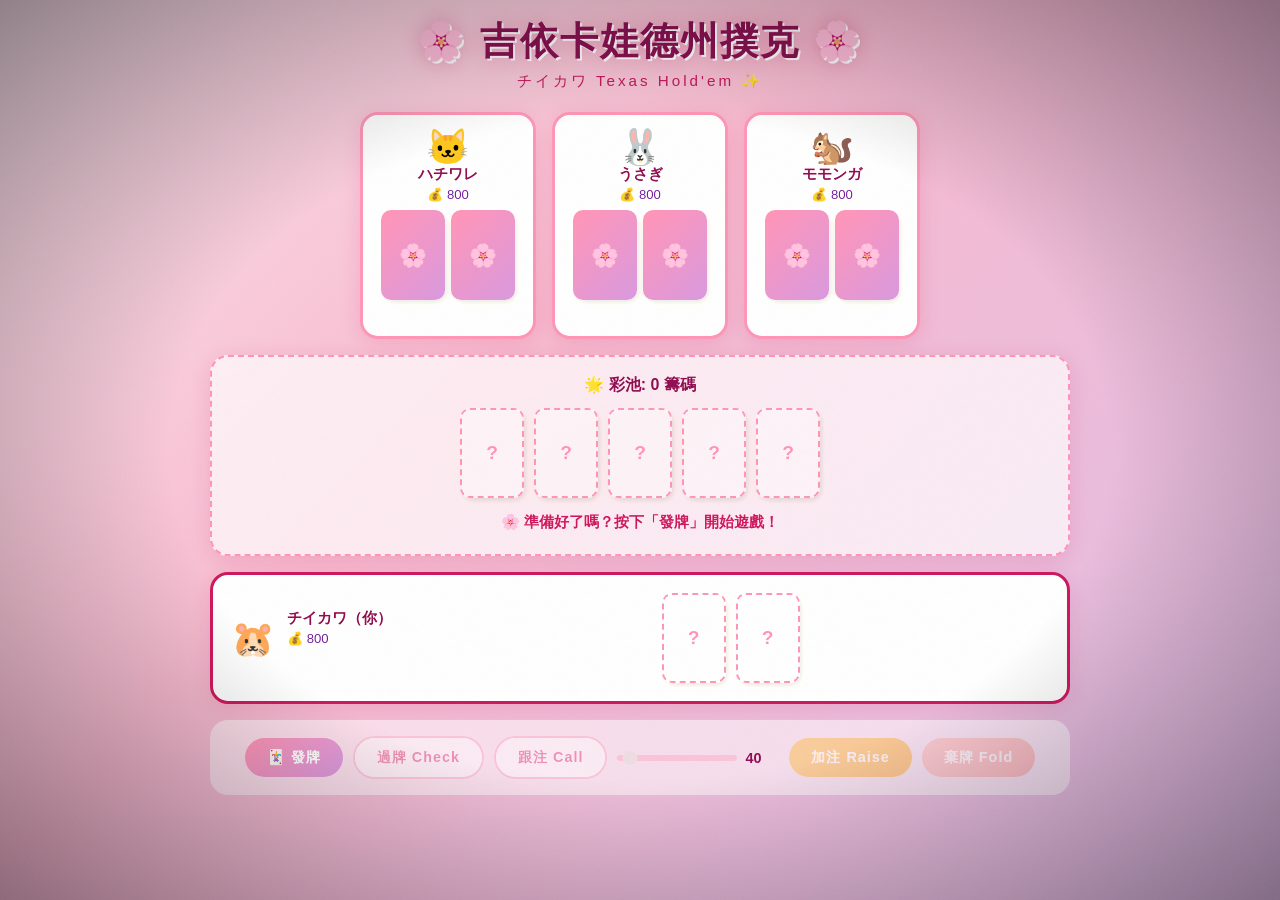
<file: index.html>
<!DOCTYPE html>
<html lang="zh-TW">
<head>
  <meta charset="UTF-8" />
  <meta name="viewport" content="width=device-width, initial-scale=1.0" />
  <title>吉依卡娃德州撲克 ✨</title>
  <link rel="stylesheet" href="style.css" />
</head>
<body>
  <!-- 標題 -->
  <header>
    <h1>🌸 吉依卡娃德州撲克 🌸</h1>
    <p class="subtitle">チイカワ Texas Hold'em ✨</p>
  </header>

  <!-- 遊戲主區域 -->
  <main id="game-container">

    <!-- 對手區域 -->
    <section id="opponents">
      <div class="opponent-card" id="opp-hachiware">
        <div class="avatar">🐱</div>
        <div class="name">ハチワレ</div>
        <div class="chips" id="opp-hachiware-chips">💰 800</div>
        <div class="opponent-hand" id="opp-hachiware-hand">
          <div class="card back">🌸</div>
          <div class="card back">🌸</div>
        </div>
        <div class="bet-display" id="opp-hachiware-bet"></div>
      </div>

      <div class="opponent-card" id="opp-usagi">
        <div class="avatar">🐰</div>
        <div class="name">うさぎ</div>
        <div class="chips" id="opp-usagi-chips">💰 800</div>
        <div class="opponent-hand" id="opp-usagi-hand">
          <div class="card back">🌸</div>
          <div class="card back">🌸</div>
        </div>
        <div class="bet-display" id="opp-usagi-bet"></div>
      </div>

      <div class="opponent-card" id="opp-momonga">
        <div class="avatar">🐿️</div>
        <div class="name">モモンガ</div>
        <div class="chips" id="opp-momonga-chips">💰 800</div>
        <div class="opponent-hand" id="opp-momonga-hand">
          <div class="card back">🌸</div>
          <div class="card back">🌸</div>
        </div>
        <div class="bet-display" id="opp-momonga-bet"></div>
      </div>
    </section>

    <!-- 公共牌 + 彩池 -->
    <section id="board-area">
      <div id="pot-display">🌟 彩池: <span id="pot-amount">0</span> 籌碼</div>
      <div id="community-cards">
        <div class="card placeholder" id="cc-0">?</div>
        <div class="card placeholder" id="cc-1">?</div>
        <div class="card placeholder" id="cc-2">?</div>
        <div class="card placeholder" id="cc-3">?</div>
        <div class="card placeholder" id="cc-4">?</div>
      </div>
      <div id="game-message">🌸 準備好了嗎？按下「發牌」開始遊戲！</div>
    </section>

    <!-- 玩家區域 -->
    <section id="player-area">
      <div id="player-info">
        <div class="avatar">🐹</div>
        <div>
          <div class="name">チイカワ（你）</div>
          <div class="chips" id="player-chips">💰 800</div>
          <div class="bet-display" id="player-bet"></div>
        </div>
      </div>
      <div id="player-hand">
        <div class="card placeholder" id="pc-0">?</div>
        <div class="card placeholder" id="pc-1">?</div>
      </div>
    </section>

    <!-- 操作按鈕 -->
    <section id="action-area">
      <button id="btn-deal" class="btn btn-primary" onclick="startGame()">🃏 發牌</button>
      <button id="btn-check" class="btn btn-secondary" onclick="playerCheck()" disabled>過牌 Check</button>
      <button id="btn-call" class="btn btn-secondary" onclick="playerCall()" disabled>跟注 Call</button>
      <div id="raise-area">
        <input type="range" id="raise-slider" min="20" max="500" step="20" value="40"
          oninput="updateRaiseDisplay(this.value)" disabled />
        <span id="raise-amount">40</span>
        <button id="btn-raise" class="btn btn-accent" onclick="playerRaise()" disabled>加注 Raise</button>
      </div>
      <button id="btn-fold" class="btn btn-danger" onclick="playerFold()" disabled>棄牌 Fold</button>
    </section>

  </main>

  <!-- 結果彈窗 -->
  <div id="result-modal" class="modal hidden">
    <div class="modal-content">
      <div id="result-emoji">🎉</div>
      <h2 id="result-title">結果</h2>
      <p id="result-desc"></p>
      <div id="showdown-hands"></div>
      <button class="btn btn-primary" onclick="closeModal()">繼續遊戲 🌸</button>
    </div>
  </div>

  <!-- 實境秀攝影效果覆蓋層 -->
  <div id="spotlight-overlay"></div>
  <div id="flash-overlay"></div>

  <script src="game.js"></script>
</body>
</html>
</file>
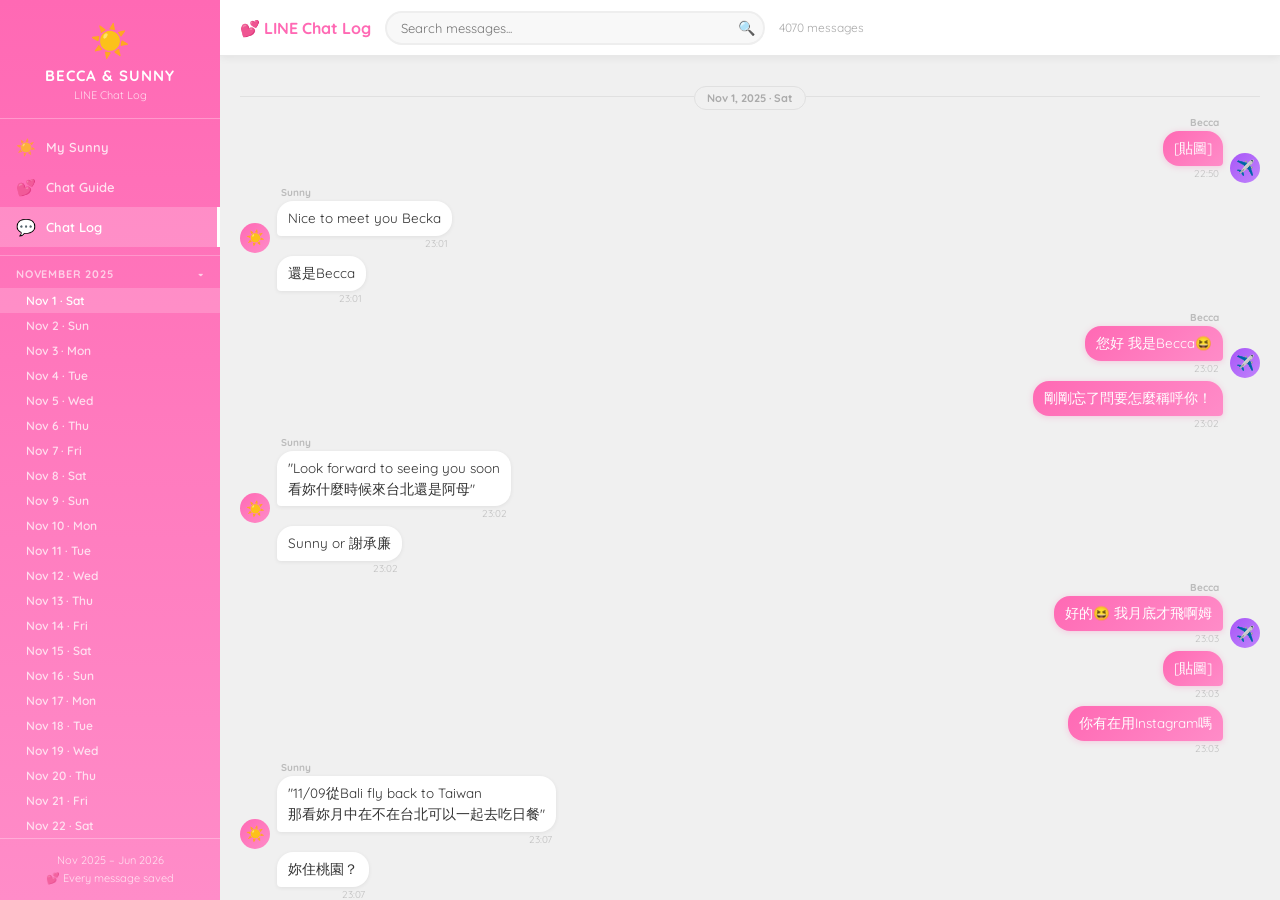
<file: chat.html>
<!DOCTYPE html>
<html lang="zh-TW">
<head>
    <meta charset="UTF-8">
    <title>Chat Log — Becca &amp; Sunny ☀️</title>
    <link rel="preconnect" href="https://fonts.googleapis.com">
    <link href="https://fonts.googleapis.com/css2?family=Quicksand:wght@400;600;700&display=swap" rel="stylesheet">
    <style>
        *, *::before, *::after { margin: 0; padding: 0; box-sizing: border-box; }

        :root {
            --pink:      #ff69b4;
            --pink-light:#ffb6c1;
            --pink-pale: #fff0f5;
            --side-w:    220px;
            --top-h:     56px;
        }

        body {
            font-family: 'Quicksand', sans-serif;
            background: #f0f0f0;
            overflow: hidden;
            height: 100vh;
        }

        .layout { display: flex; height: 100vh; }

        /* ─── SIDEBAR ─── */
        .sidebar {
            width: var(--side-w);
            background: linear-gradient(180deg, #ff69b4 0%, #ff8cc8 100%);
            display: flex;
            flex-direction: column;
            overflow: hidden;
            flex-shrink: 0;
        }

        .sidebar-logo {
            padding: 20px 20px 16px;
            text-align: center;
            border-bottom: 1px solid rgba(255,255,255,.3);
        }

        .sidebar-logo .sun {
            font-size: 32px;
            display: inline-block;
            animation: spin 10s linear infinite;
        }

        @keyframes spin { to { transform: rotate(360deg); } }

        .sidebar-logo h2 { color: white; font-size: 15px; font-weight: 700; margin-top: 6px; letter-spacing: 1px; }
        .sidebar-logo p  { color: rgba(255,255,255,.75); font-size: 11px; margin-top: 3px; }

        .sidebar-nav { flex: 1; overflow-y: auto; padding: 8px 0; }
        .sidebar-nav::-webkit-scrollbar { width: 3px; }
        .sidebar-nav::-webkit-scrollbar-thumb { background: rgba(255,255,255,.3); border-radius: 2px; }

        /* Page nav links */
        .page-nav {
            border-bottom: 1px solid rgba(255,255,255,.25);
            padding-bottom: 8px;
            margin-bottom: 4px;
        }

        .page-link {
            display: flex;
            align-items: center;
            gap: 10px;
            padding: 10px 16px;
            color: rgba(255,255,255,.8);
            text-decoration: none;
            font-size: 13px;
            font-weight: 600;
            transition: background .15s, padding-left .15s;
        }

        .page-link:hover { background: rgba(255,255,255,.15); color: white; padding-left: 22px; }
        .page-link.active { background: rgba(255,255,255,.2); color: white; border-right: 3px solid white; }
        .page-link .pi { font-size: 16px; width: 20px; text-align: center; }

        .month-group { margin-bottom: 2px; }

        .month-label {
            padding: 7px 16px;
            color: rgba(255,255,255,.65);
            font-size: 11px;
            font-weight: 700;
            text-transform: uppercase;
            letter-spacing: .8px;
            cursor: pointer;
            display: flex;
            align-items: center;
            justify-content: space-between;
            user-select: none;
        }

        .month-label:hover { color: rgba(255,255,255,.9); }
        .month-label .arrow { font-size: 10px; transition: transform .2s; }
        .month-label.collapsed .arrow { transform: rotate(-90deg); }

        .date-links.hidden { display: none; }

        .date-link {
            display: block;
            padding: 5px 16px 5px 26px;
            color: rgba(255,255,255,.75);
            font-size: 12px;
            font-weight: 600;
            cursor: pointer;
            transition: all .15s;
        }

        .date-link:hover, .date-link.active { background: rgba(255,255,255,.18); color: white; }

        .sidebar-footer {
            padding: 12px 16px;
            border-top: 1px solid rgba(255,255,255,.3);
            text-align: center;
        }

        .sidebar-footer p { color: rgba(255,255,255,.75); font-size: 11px; line-height: 1.7; }

        /* ─── MAIN ─── */
        .main { flex: 1; display: flex; flex-direction: column; overflow: hidden; }

        /* Top bar */
        .topbar {
            height: var(--top-h);
            background: white;
            border-bottom: 1px solid #e8e8e8;
            display: flex;
            align-items: center;
            padding: 0 20px;
            gap: 14px;
            flex-shrink: 0;
            box-shadow: 0 2px 8px rgba(0,0,0,.06);
        }

        .topbar-title { font-size: 16px; font-weight: 700; color: var(--pink); white-space: nowrap; }

        .search-wrap { flex: 1; max-width: 380px; position: relative; }

        .search-wrap input {
            width: 100%;
            padding: 7px 34px 7px 14px;
            border-radius: 20px;
            border: 2px solid #eee;
            font-size: 13px;
            outline: none;
            font-family: inherit;
            background: #f8f8f8;
            transition: border-color .2s, background .2s;
        }

        .search-wrap input:focus { border-color: var(--pink-light); background: white; }
        .search-icon { position: absolute; right: 10px; top: 50%; transform: translateY(-50%); color: #ccc; font-size: 14px; }

        .msg-stats { color: #aaa; font-size: 12px; white-space: nowrap; }

        /* Chat area */
        .chat-area {
            flex: 1;
            overflow-y: auto;
            padding: 12px 20px 32px;
            scroll-behavior: smooth;
        }

        .chat-area::-webkit-scrollbar { width: 5px; }
        .chat-area::-webkit-scrollbar-thumb { background: #ddd; border-radius: 3px; }
        .chat-area::-webkit-scrollbar-thumb:hover { background: var(--pink-light); }

        /* Date groups */
        .date-group { margin-bottom: 6px; }

        .date-sep {
            text-align: center;
            margin: 18px 0 10px;
            position: relative;
        }

        .date-sep::before {
            content: '';
            position: absolute;
            top: 50%; left: 0; right: 0;
            height: 1px;
            background: #e0e0e0;
        }

        .date-sep span {
            position: relative;
            background: #f0f0f0;
            padding: 4px 12px;
            border-radius: 20px;
            font-size: 11px;
            color: #aaa;
            font-weight: 700;
            border: 1px solid #e0e0e0;
        }

        /* Message rows */
        .msg-row {
            display: flex;
            margin-bottom: 3px;
            align-items: flex-end;
            gap: 7px;
        }

        .msg-row.from-becca { flex-direction: row-reverse; }
        .msg-row.system     { justify-content: center; margin: 6px 0; }

        /* Avatar */
        .avatar {
            width: 30px;
            height: 30px;
            border-radius: 50%;
            display: flex;
            align-items: center;
            justify-content: center;
            font-size: 15px;
            flex-shrink: 0;
        }

        .avatar.av-sunny { background: linear-gradient(135deg, #ff69b4, #ff8cc8); }
        .avatar.av-becca { background: linear-gradient(135deg, #a855f7, #c084fc); }
        .msg-row.grouped .avatar { visibility: hidden; }

        /* Bubble wrap */
        .bw {
            max-width: 58%;
            display: flex;
            flex-direction: column;
        }

        .msg-row.from-becca .bw { align-items: flex-end; }

        .sender-lbl {
            font-size: 10px;
            color: #bbb;
            font-weight: 700;
            margin-bottom: 2px;
            padding-left: 4px;
        }

        .msg-row.from-becca .sender-lbl { padding-left: 0; padding-right: 4px; }
        .msg-row.grouped .sender-lbl { display: none; }

        /* Bubbles */
        .bubble {
            padding: 7px 11px;
            border-radius: 16px;
            font-size: 13.5px;
            line-height: 1.55;
            word-break: break-word;
            white-space: pre-wrap;
        }

        .bubble.b-sunny {
            background: white;
            color: #333;
            border-bottom-left-radius: 4px;
            box-shadow: 0 1px 4px rgba(0,0,0,.07);
        }

        .bubble.b-becca {
            background: linear-gradient(135deg, #ff69b4, #ff8cc8);
            color: white;
            border-bottom-right-radius: 4px;
            box-shadow: 0 1px 6px rgba(255,105,180,.3);
        }

        .bubble a { color: inherit; opacity: .8; }
        .bubble.b-sunny a { color: var(--pink); }

        .btime {
            font-size: 10px;
            color: #c0c0c0;
            margin: 1px 4px 3px;
            align-self: flex-end;
        }

        /* Media chips */
        .media-chip {
            display: inline-flex;
            align-items: center;
            gap: 5px;
            padding: 4px 9px;
            border-radius: 10px;
            font-size: 12px;
            font-weight: 600;
        }

        .media-chip.photo   { background: rgba(59,130,246,.1);  color: #3b82f6; }
        .media-chip.video   { background: rgba(239,68,68,.1);   color: #ef4444; }
        .media-chip.sticker { background: rgba(245,158,11,.1);  color: #f59e0b; }
        .media-chip.file    { background: rgba(107,114,128,.1); color: #6b7280; }

        .bubble.b-becca .media-chip { background: rgba(255,255,255,.25); color: white; }

        /* Call / system */
        .call-pill {
            display: inline-flex;
            align-items: center;
            gap: 6px;
            padding: 5px 14px;
            border-radius: 20px;
            font-size: 12px;
            font-weight: 600;
            color: #888;
            background: white;
            border: 1px solid #e8e8e8;
        }

        .recalled-pill {
            font-size: 11px;
            color: #ccc;
            font-style: italic;
            padding: 3px 8px;
            border-radius: 8px;
            background: rgba(0,0,0,.04);
        }

        /* Highlight */
        mark { background: #ffe066; color: #333; border-radius: 2px; padding: 0 1px; }

        /* Loading & empty */
        .loading {
            display: flex;
            align-items: center;
            justify-content: center;
            height: 200px;
            color: #aaa;
            gap: 10px;
        }

        .spinner {
            width: 22px; height: 22px;
            border: 3px solid var(--pink-light);
            border-top-color: var(--pink);
            border-radius: 50%;
            animation: spin .8s linear infinite;
        }

        .empty-msg { text-align: center; padding: 60px 20px; color: #bbb; font-size: 14px; }
    </style>
</head>
<body>

<div class="layout">

    <!-- ─── SIDEBAR ─── -->
    <aside class="sidebar">
        <div class="sidebar-logo">
            <span class="sun">☀️</span>
            <h2>BECCA &amp; SUNNY</h2>
            <p>LINE Chat Log</p>
        </div>

        <div class="sidebar-nav" id="sideNav">
            <div class="page-nav">
                <a class="page-link" href="my-sunny.html"><span class="pi">☀️</span> My Sunny</a>
                <a class="page-link" href="sunny-guide.html"><span class="pi">💕</span> Chat Guide</a>
                <a class="page-link active" href="chat.html"><span class="pi">💬</span> Chat Log</a>
            </div>
            <div class="loading" style="height:60px;font-size:12px;">
                <div class="spinner"></div>
            </div>
        </div>

        <div class="sidebar-footer">
            <p>Nov 2025 – Jun 2026<br>💕 Every message saved</p>
        </div>
    </aside>

    <!-- ─── MAIN ─── -->
    <div class="main">
        <div class="topbar">
            <span class="topbar-title">💕 LINE Chat Log</span>
            <div class="search-wrap">
                <input type="text" id="mainSearch" placeholder="Search messages...">
                <span class="search-icon">🔍</span>
            </div>
            <div class="msg-stats" id="msgStats">Loading…</div>
        </div>

        <div class="chat-area" id="chatArea">
            <div class="loading">
                <div class="spinner"></div>
                Loading chat log…
            </div>
        </div>
    </div>

</div>

<script>
// ─── PARSER ────────────────────────────────────────────────────────────

function parseChat(text) {
    const lines = text.split('\n');
    const groups = [];
    let cur = null, lastMsg = null;

    for (let i = 0; i < lines.length; i++) {
        const line = lines[i];
        if (!line.trim()) continue;
        if (line.startsWith('[LINE]') || line.startsWith('儲存日期')) continue;

        // Date line: 2025/11/01（六）
        if (/^\d{4}\/\d{2}\/\d{2}/.test(line)) {
            cur = { dateRaw: line.trim(), messages: [] };
            groups.push(cur);
            lastMsg = null;
            continue;
        }

        // Message line: HH:MM\t...
        if (/^\d{2}:\d{2}\t/.test(line)) {
            const t1 = line.indexOf('\t');
            const t2 = line.indexOf('\t', t1 + 1);
            const time    = line.slice(0, t1);
            const sender  = t2 < 0 ? line.slice(t1 + 1) : line.slice(t1 + 1, t2);
            const content = t2 < 0 ? '' : line.slice(t2 + 1);
            const type    = classifyContent(content);
            lastMsg = { time, sender: sender.trim(), content, type };
            if (cur) cur.messages.push(lastMsg);
        } else if (lastMsg) {
            lastMsg.content += '\n' + line;
        }
    }
    return groups;
}

function classifyContent(c) {
    if (c === '[照片]')  return 'photo';
    if (c === '[影片]')  return 'video';
    if (c === '[貼圖]')  return 'sticker';
    if (c === '[檔案]')  return 'file';
    if (c.startsWith('☎') || c.startsWith('☎')) return 'call';
    if (c.includes('已收回訊息') || c.includes('您已收回訊息')) return 'recalled';
    return 'text';
}

function isBecca(sender) {
    return sender === '詠詠詠';
}

// ─── DATE FORMATTERS ──────────────────────────────────────────────────

const DAY_MAP = { '日':'Sun','一':'Mon','二':'Tue','三':'Wed','四':'Thu','五':'Fri','六':'Sat' };
const MON_SHORT = ['','Jan','Feb','Mar','Apr','May','Jun','Jul','Aug','Sep','Oct','Nov','Dec'];
const MON_LONG  = ['','January','February','March','April','May','June','July','August','September','October','November','December'];

function parseDateRaw(d) {
    const m = d.match(/(\d{4})\/(\d{2})\/(\d{2})（(.)）/);
    return m ? { y: m[1], mo: parseInt(m[2]), day: parseInt(m[3]), wd: m[4] } : null;
}

function fmtDateFull(d) {
    const p = parseDateRaw(d);
    if (!p) return d;
    return `${MON_SHORT[p.mo]} ${p.day}, ${p.y} · ${DAY_MAP[p.wd] || p.wd}`;
}

function fmtDateShort(d) {
    const p = parseDateRaw(d);
    if (!p) return d;
    return `${MON_SHORT[p.mo]} ${p.day} · ${DAY_MAP[p.wd] || p.wd}`;
}

function getYM(d) {
    const p = parseDateRaw(d);
    return p ? `${p.y}-${String(p.mo).padStart(2,'0')}` : '?';
}

function getYMLabel(d) {
    const p = parseDateRaw(d);
    return p ? `${MON_LONG[p.mo]} ${p.y}` : '?';
}

// ─── CONTENT RENDERER ────────────────────────────────────────────────

function esc(s) {
    return s.replace(/&/g,'&amp;').replace(/</g,'&lt;').replace(/>/g,'&gt;');
}

function linkify(s) {
    return esc(s).replace(/(https?:\/\/[^\s<>"]+)/g, '<a href="$1" target="_blank" rel="noopener">$1</a>');
}

function renderContent(msg, query) {
    const ICONS = { photo:'📷 Photo', video:'🎬 Video', sticker:'🎴 Sticker', file:'📎 File' };
    if (['photo','video','sticker','file'].includes(msg.type)) {
        return `<span class="media-chip ${msg.type}">${ICONS[msg.type]}</span>`;
    }
    if (msg.type === 'call') return esc(msg.content);
    if (msg.type === 'recalled') return esc(msg.content) || '已收回訊息';

    let html = linkify(msg.content);
    if (query) {
        const re = new RegExp(`(${query.replace(/[.*+?^${}()|[\]\\]/g,'\\$&')})`, 'gi');
        html = html.replace(re, '<mark>$1</mark>');
    }
    return html;
}

// ─── RENDER MESSAGES ─────────────────────────────────────────────────

function renderMessages(groups, query = '') {
    const area = document.getElementById('chatArea');
    const frag = document.createDocumentFragment();
    const ql = query.toLowerCase();
    let total = 0, shown = 0;

    for (const g of groups) {
        const visible = ql
            ? g.messages.filter(m => m.content.toLowerCase().includes(ql) || m.sender.toLowerCase().includes(ql))
            : g.messages;

        total += g.messages.length;
        if (!visible.length) continue;
        shown += visible.length;

        const groupEl = document.createElement('div');
        groupEl.className = 'date-group';
        groupEl.id = 'dg-' + g.dateRaw.replace(/[\/（）\s]/g, '-');

        const sep = document.createElement('div');
        sep.className = 'date-sep';
        sep.innerHTML = `<span>${fmtDateFull(g.dateRaw)}</span>`;
        groupEl.appendChild(sep);

        let prevSender = null;
        for (const msg of visible) {
            const becca = isBecca(msg.sender);
            const grouped = (msg.sender === prevSender) && msg.type !== 'call' && msg.type !== 'recalled';
            prevSender = msg.sender;

            // System messages
            if (msg.type === 'call') {
                const el = document.createElement('div');
                el.className = 'msg-row system';
                el.innerHTML = `<div class="call-pill">📞 ${esc(msg.content)}</div>`;
                groupEl.appendChild(el);
                prevSender = null;
                continue;
            }
            if (msg.type === 'recalled') {
                const el = document.createElement('div');
                el.className = 'msg-row system';
                el.innerHTML = `<div class="recalled-pill">🗑 ${esc(msg.content || '已收回訊息')}</div>`;
                groupEl.appendChild(el);
                prevSender = null;
                continue;
            }

            const row = document.createElement('div');
            row.className = `msg-row ${becca ? 'from-becca' : 'from-sunny'}${grouped ? ' grouped' : ''}`;

            const avClass  = becca ? 'av-becca' : 'av-sunny';
            const avEmoji  = becca ? '✈️' : '☀️';
            const bClass   = becca ? 'b-becca' : 'b-sunny';
            const lbl      = becca ? 'Becca' : 'Sunny';

            row.innerHTML = `
                <div class="avatar ${avClass}">${avEmoji}</div>
                <div class="bw">
                    <div class="sender-lbl">${lbl}</div>
                    <div class="bubble ${bClass}">${renderContent(msg, ql)}</div>
                    <div class="btime">${msg.time}</div>
                </div>`;
            groupEl.appendChild(row);
        }
        frag.appendChild(groupEl);
    }

    area.innerHTML = '';
    if (shown === 0 && query) {
        area.innerHTML = `<div class="empty-msg">No messages found for "<strong>${esc(query)}</strong>"</div>`;
    } else {
        area.appendChild(frag);
    }

    const stats = document.getElementById('msgStats');
    stats.textContent = query ? `${shown} / ${total} messages` : `${total} messages`;
}

// ─── SIDEBAR NAV ─────────────────────────────────────────────────────

function buildSideNav(groups) {
    const nav = document.getElementById('sideNav');
    // keep page-nav at top
    const pageNav = nav.querySelector('.page-nav');
    nav.innerHTML = '';
    nav.appendChild(pageNav);

    const monthMap = new Map();
    for (const g of groups) {
        const key = getYM(g.dateRaw);
        if (!monthMap.has(key)) monthMap.set(key, { label: getYMLabel(g.dateRaw), dates: [] });
        monthMap.get(key).dates.push(g);
    }

    for (const [, { label, dates }] of monthMap) {
        const mEl = document.createElement('div');
        mEl.className = 'month-group';

        const mLabel = document.createElement('div');
        mLabel.className = 'month-label';
        mLabel.innerHTML = `${label} <span class="arrow">▾</span>`;

        const dLinks = document.createElement('div');
        dLinks.className = 'date-links';

        mLabel.addEventListener('click', () => {
            mLabel.classList.toggle('collapsed');
            dLinks.classList.toggle('hidden');
        });

        for (const g of dates) {
            const a = document.createElement('div');
            a.className = 'date-link';
            a.textContent = fmtDateShort(g.dateRaw);
            a.dataset.gid = 'dg-' + g.dateRaw.replace(/[\/（）\s]/g, '-');
            a.addEventListener('click', () => {
                document.querySelectorAll('.date-link').forEach(l => l.classList.remove('active'));
                a.classList.add('active');
                document.getElementById(a.dataset.gid)?.scrollIntoView({ behavior: 'smooth', block: 'start' });
            });
            dLinks.appendChild(a);
        }

        mEl.appendChild(mLabel);
        mEl.appendChild(dLinks);
        nav.appendChild(mEl);
    }
}

// ─── SCROLL SPY ──────────────────────────────────────────────────────

function setupScrollSpy() {
    const obs = new IntersectionObserver(entries => {
        for (const e of entries) {
            if (e.isIntersecting) {
                document.querySelectorAll('.date-link').forEach(l =>
                    l.classList.toggle('active', l.dataset.gid === e.target.id));
            }
        }
    }, { threshold: 0.1, rootMargin: '0px 0px -60% 0px' });
    document.querySelectorAll('.date-group').forEach(el => obs.observe(el));
}

// ─── INIT ────────────────────────────────────────────────────────────

let allGroups = [];

async function init() {
    try {
        const res = await fetch('chat-log.txt');
        if (!res.ok) throw new Error(`HTTP ${res.status}`);
        const text = await res.text();
        allGroups = parseChat(text);
        buildSideNav(allGroups);
        renderMessages(allGroups);
        setTimeout(setupScrollSpy, 200);
    } catch (err) {
        document.getElementById('chatArea').innerHTML =
            `<div class="empty-msg">Could not load chat log.<br><small>${err.message}</small></div>`;
        document.getElementById('msgStats').textContent = 'Error';
    }
}

let searchTimer;
document.getElementById('mainSearch').addEventListener('input', e => {
    clearTimeout(searchTimer);
    searchTimer = setTimeout(() => renderMessages(allGroups, e.target.value.trim()), 280);
});

init();
</script>
</body>
</html>
</file>
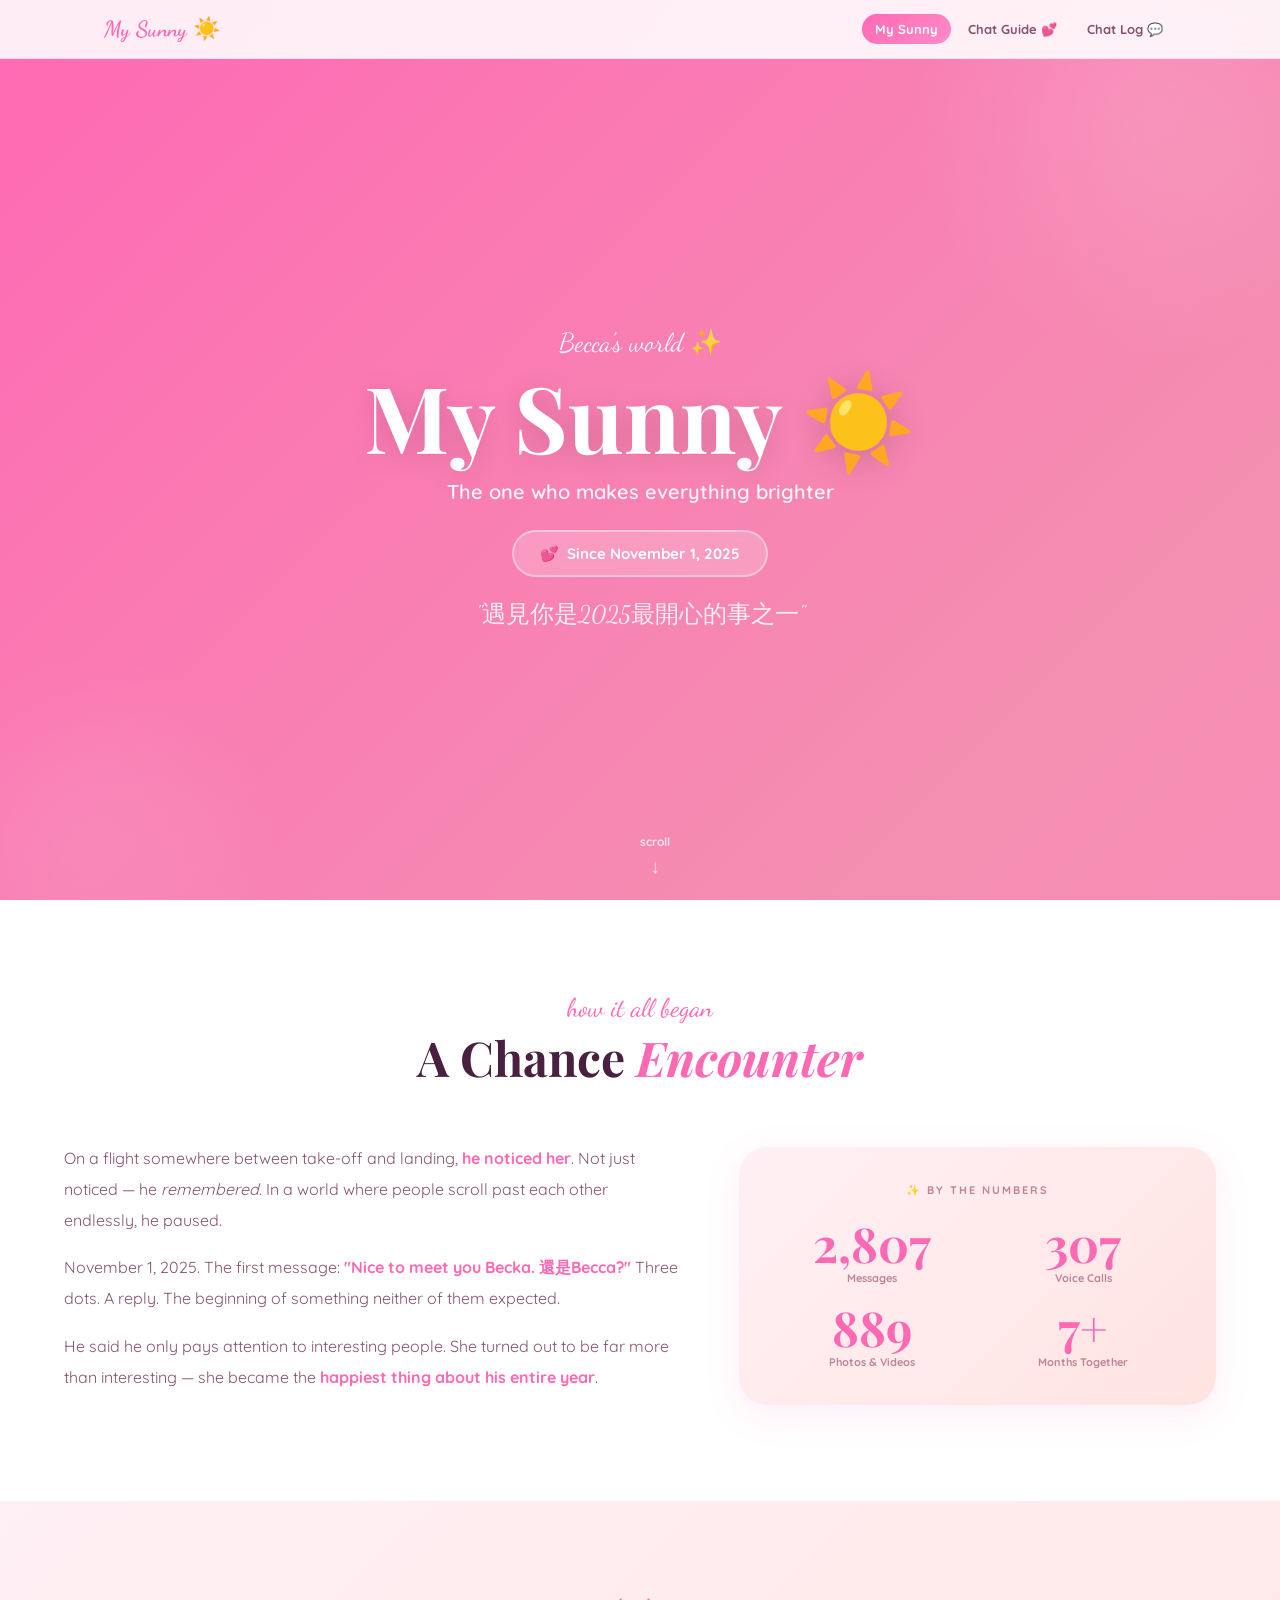
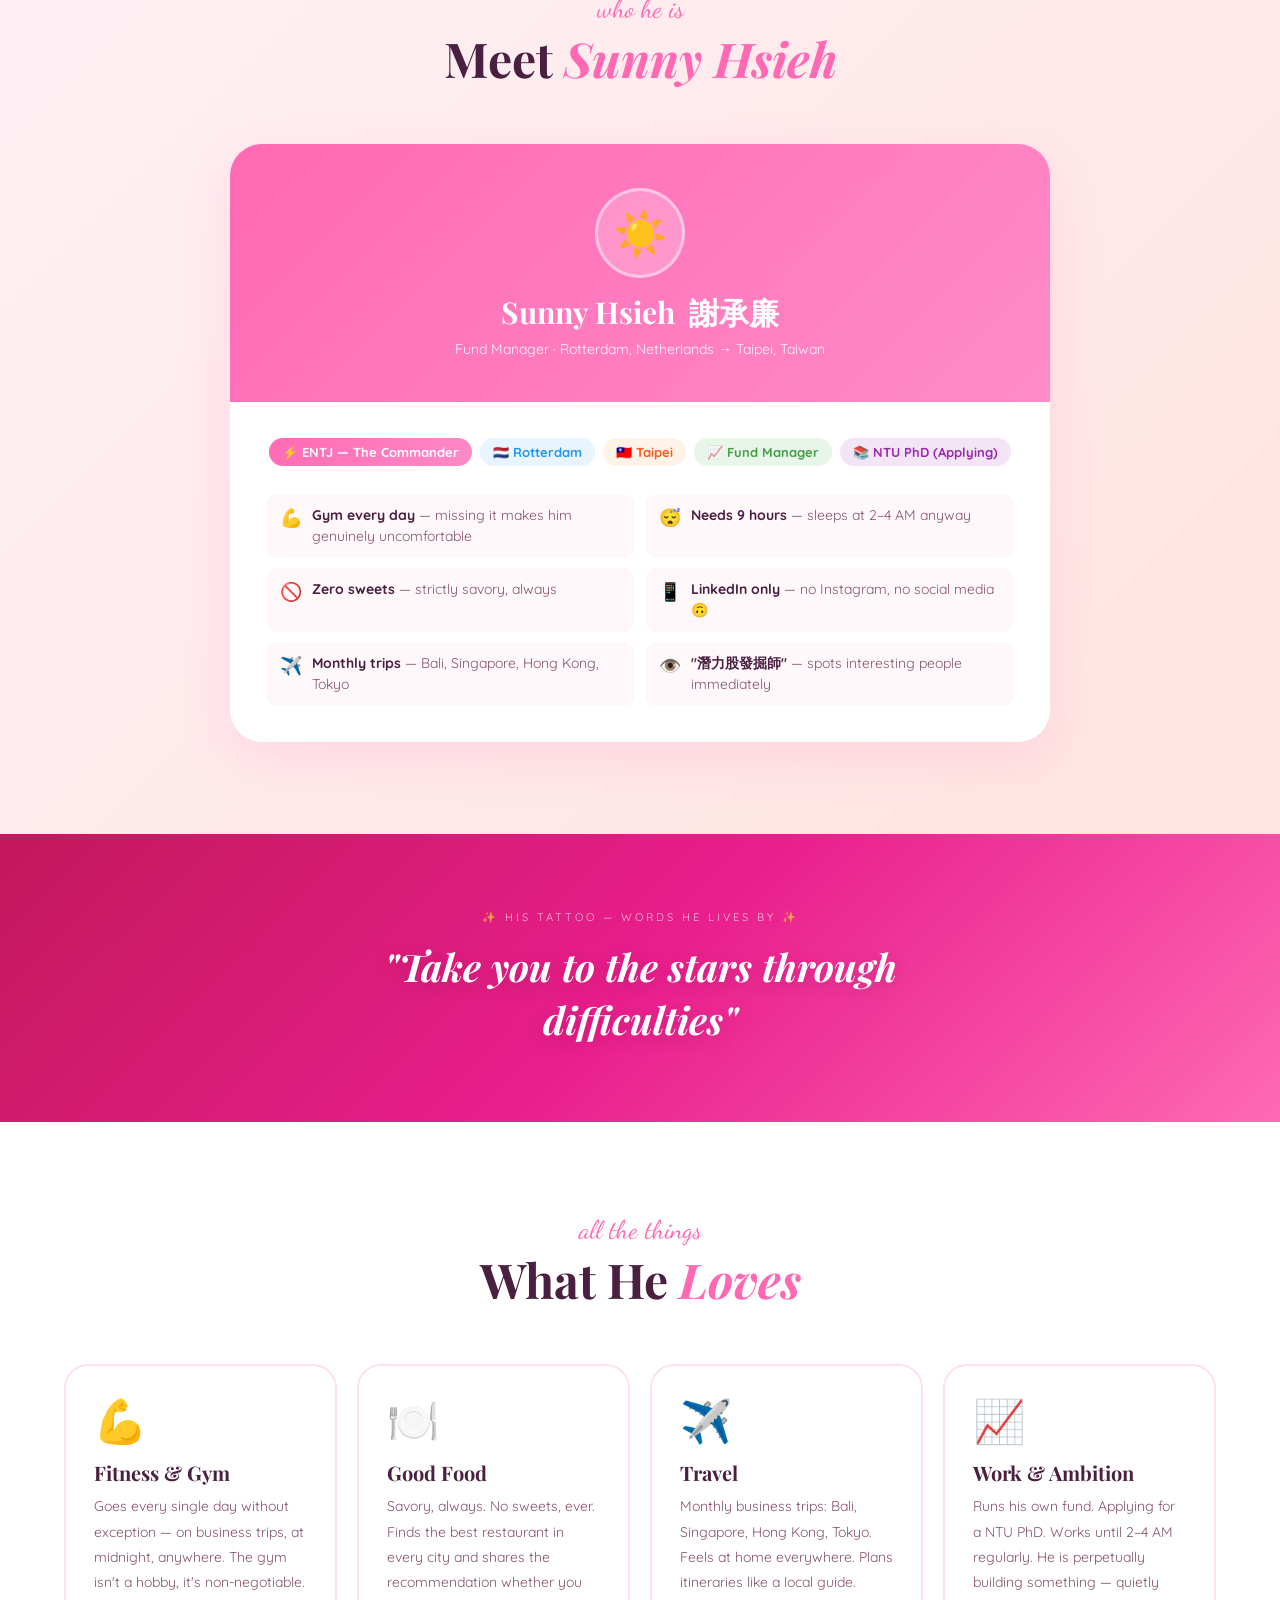
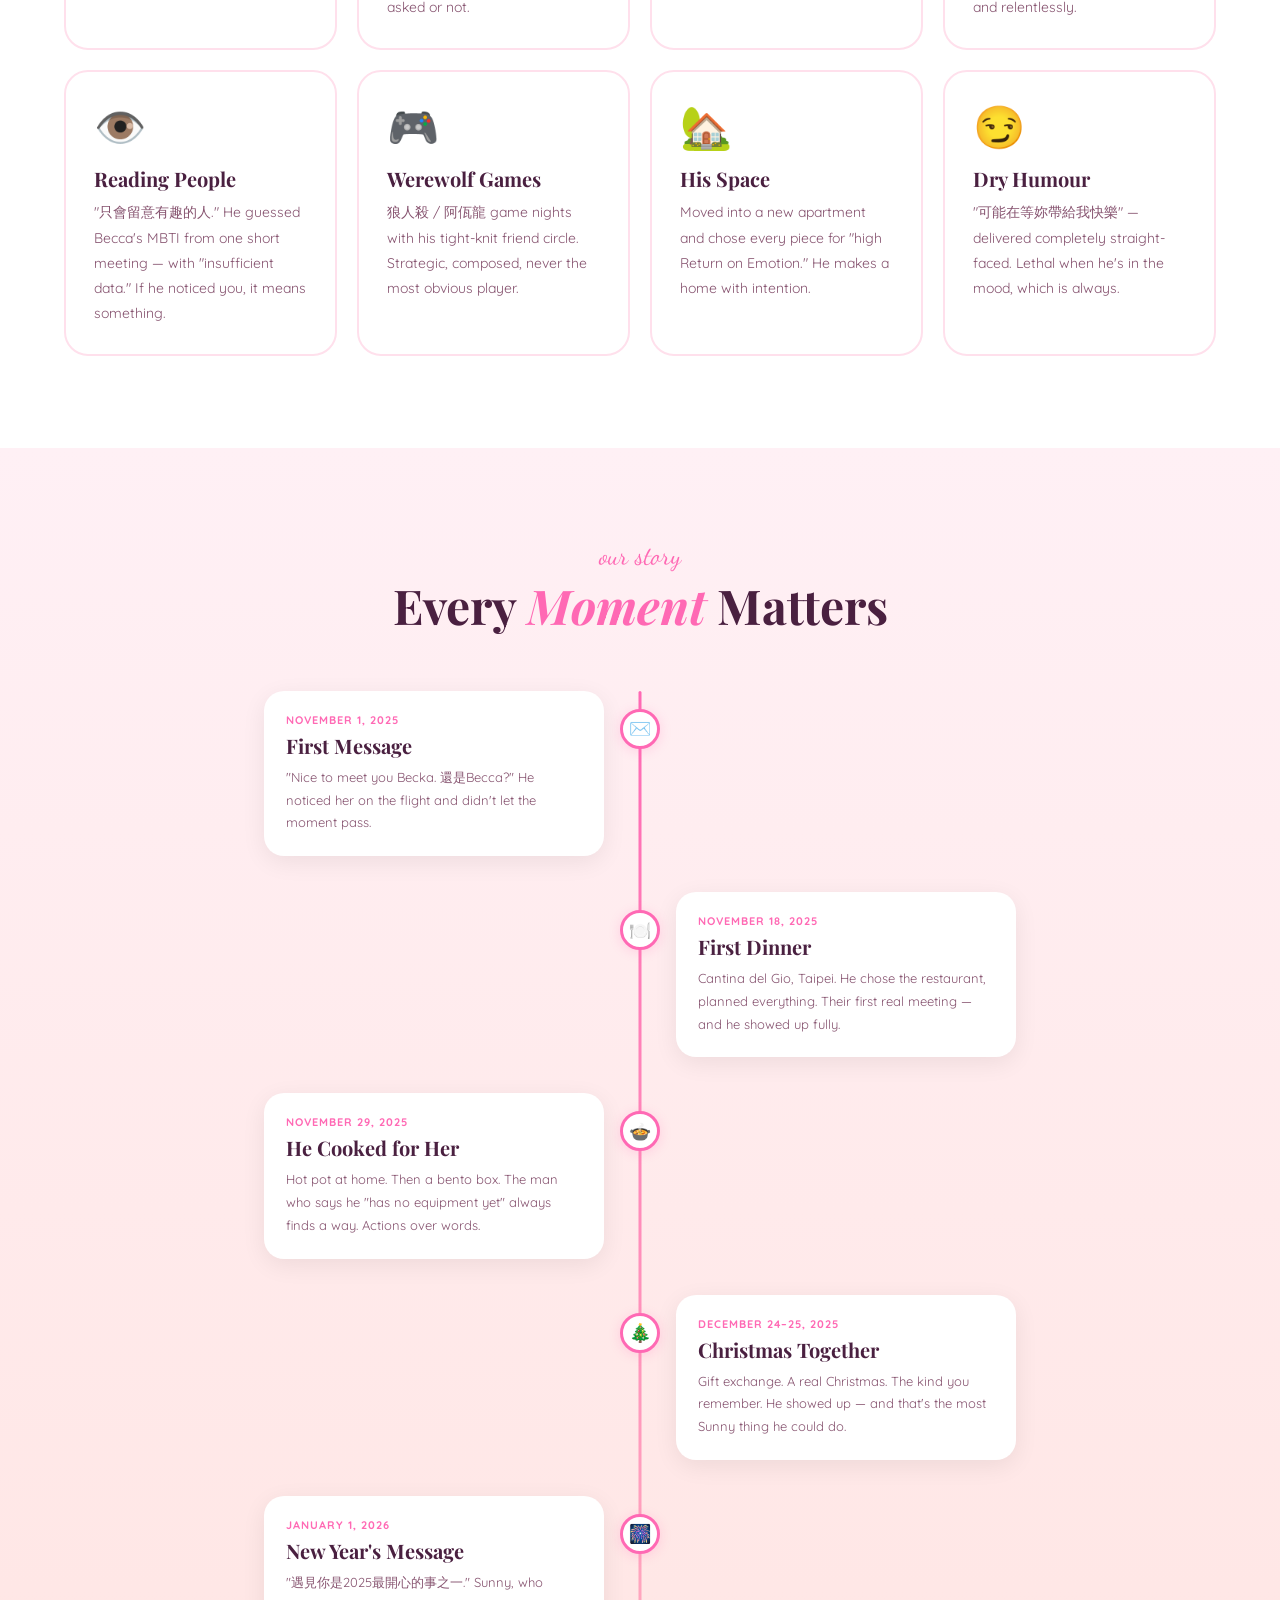
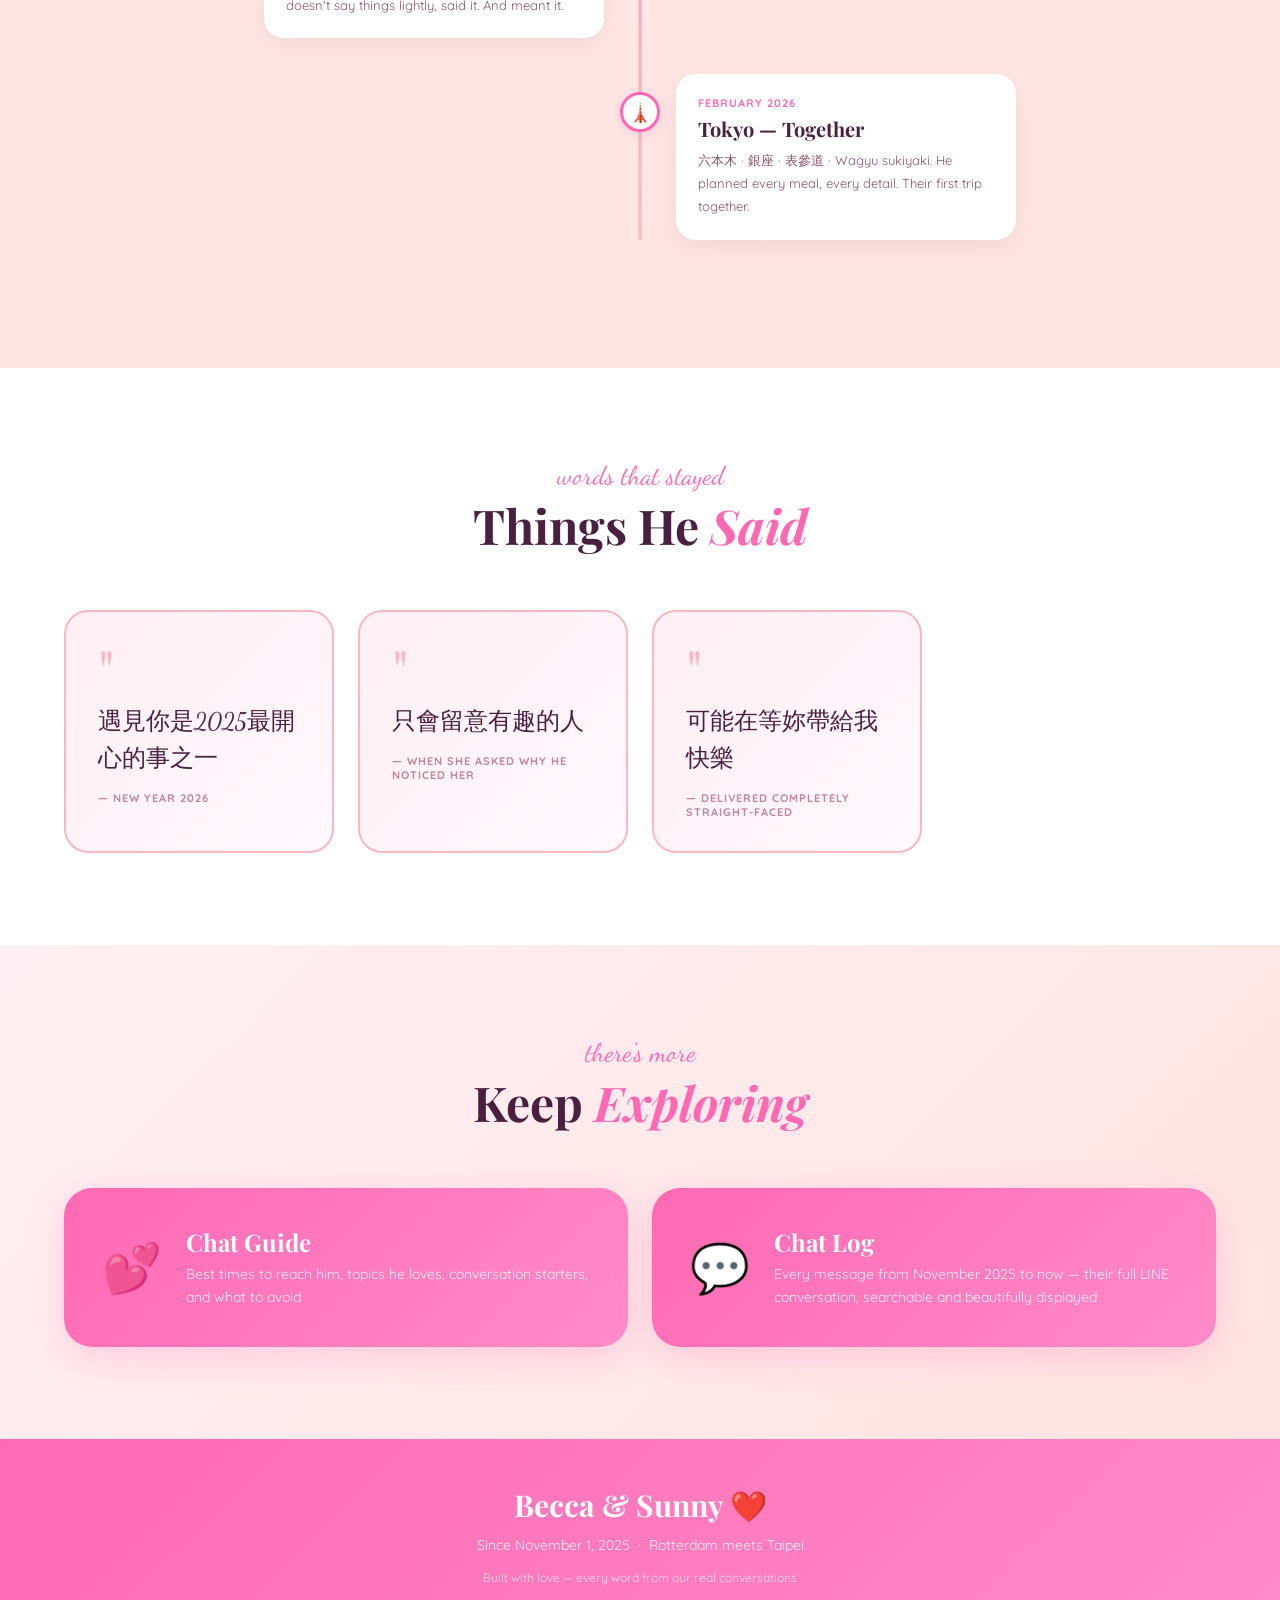
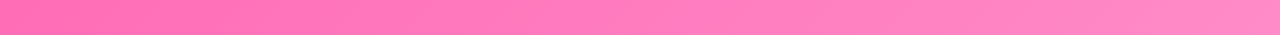
<file: my-sunny.html>
<!DOCTYPE html>
<html lang="zh-TW">
<head>
    <meta charset="UTF-8">
    <meta name="viewport" content="width=device-width, initial-scale=1.0">
    <title>My Sunny ☀️</title>
    <link rel="preconnect" href="https://fonts.googleapis.com">
    <link href="https://fonts.googleapis.com/css2?family=Playfair+Display:ital,wght@0,400;0,700;1,400;1,700&family=Dancing+Script:wght@600;700&family=Quicksand:wght@400;600;700&display=swap" rel="stylesheet">
    <style>
    *, *::before, *::after { margin: 0; padding: 0; box-sizing: border-box; }

    :root {
        --pink:   #FF69B4;
        --pink2:  #FF8BC8;
        --pink3:  #FFB6C1;
        --pink4:  #FFF0F5;
        --pink5:  #FFE4E1;
        --deep:   #D63384;
        --text:   #4A2040;
        --text2:  #875470;
        --text3:  #C0849A;
        --px: clamp(18px, 5vw, 64px);
    }

    html { scroll-behavior: smooth; }

    body {
        font-family: 'Quicksand', sans-serif;
        color: var(--text);
        background: white;
        overflow-x: hidden;
    }

    /* ── Floating hearts ───────────────────────────────── */
    #fh-wrap {
        position: fixed; inset: 0;
        pointer-events: none; z-index: 1; overflow: hidden;
    }
    .fh {
        position: absolute; bottom: -60px;
        animation: floatUp linear forwards;
        user-select: none; line-height: 1;
    }
    @keyframes floatUp {
        0%   { transform: translateY(0) rotate(-10deg); opacity: .75; }
        80%  { opacity: .35; }
        100% { transform: translateY(-110vh) rotate(10deg); opacity: 0; }
    }

    /* ── Nav ───────────────────────────────────────────── */
    .nav {
        position: fixed; top: 0; left: 0; right: 0; z-index: 200;
        background: rgba(255,255,255,.88);
        backdrop-filter: blur(14px); -webkit-backdrop-filter: blur(14px);
        border-bottom: 1px solid rgba(255,105,180,.12);
        transition: box-shadow .3s;
    }
    .nav.scrolled { box-shadow: 0 4px 20px rgba(255,105,180,.15); }

    .nav-inner {
        max-width: 1200px; margin: 0 auto;
        padding: 0 var(--px); height: 58px;
        display: flex; align-items: center; justify-content: space-between;
    }
    .nav-logo {
        font-family: 'Dancing Script', cursive;
        font-size: clamp(18px, 4vw, 22px);
        color: var(--pink); text-decoration: none; font-weight: 700;
    }
    .nav-links { display: flex; gap: 4px; }
    .nav-link {
        padding: 7px 13px; border-radius: 50px;
        text-decoration: none; font-size: 13px; font-weight: 700;
        color: var(--text2); transition: all .2s; white-space: nowrap;
    }
    .nav-link:hover { background: var(--pink4); color: var(--pink); }
    .nav-link.active { background: linear-gradient(135deg, var(--pink), var(--pink2)); color: white; }

    /* hamburger */
    .hbg {
        display: none; flex-direction: column; gap: 5px;
        cursor: pointer; padding: 8px; background: none; border: none;
    }
    .hbg span {
        display: block; width: 22px; height: 2px;
        background: var(--pink); border-radius: 2px; transition: all .3s;
    }
    .hbg.open span:nth-child(1) { transform: rotate(45deg) translate(5px,5px); }
    .hbg.open span:nth-child(2) { opacity: 0; }
    .hbg.open span:nth-child(3) { transform: rotate(-45deg) translate(5px,-5px); }

    .mob-menu {
        display: none; flex-direction: column; gap: 6px;
        padding: 12px var(--px) 16px;
        background: rgba(255,255,255,.97);
        border-bottom: 1px solid rgba(255,105,180,.1);
    }
    .mob-menu.open { display: flex; }
    .mob-menu .nav-link { font-size: 15px; padding: 11px 16px; border-radius: 12px; }

    @media (max-width: 600px) {
        .nav-links { display: none; }
        .hbg { display: flex; }
    }

    /* ── Hero ──────────────────────────────────────────── */
    .hero {
        min-height: 100svh;
        background: linear-gradient(-45deg, #FF69B4, #FF8BC8, #FFB6C1, #FF85C0, #F48FB1, #FF69B4);
        background-size: 400% 400%;
        animation: grad 14s ease infinite;
        display: flex; align-items: center; justify-content: center;
        text-align: center; position: relative; overflow: hidden;
        padding: clamp(80px,12vw,120px) var(--px) 60px;
    }
    @keyframes grad {
        0%,100% { background-position: 0% 50%; }
        50%      { background-position: 100% 50%; }
    }
    .hero::before {
        content: ''; position: absolute;
        width: clamp(180px,40vw,500px); height: clamp(180px,40vw,500px);
        background: radial-gradient(circle, rgba(255,255,255,.13) 0%, transparent 70%);
        border-radius: 50%; top: -15%; right: -10%;
    }
    .hero::after {
        content: ''; position: absolute;
        width: clamp(140px,30vw,400px); height: clamp(140px,30vw,400px);
        background: radial-gradient(circle, rgba(255,255,255,.09) 0%, transparent 70%);
        border-radius: 50%; bottom: -15%; left: -8%;
    }
    .hero-c { position: relative; z-index: 2; max-width: 720px; }

    .h-eyebrow {
        font-family: 'Dancing Script', cursive;
        font-size: clamp(18px,3.5vw,26px);
        color: rgba(255,255,255,.9); margin-bottom: 10px;
        animation: fadeUp .8s .2s both;
    }
    .h-title {
        font-family: 'Playfair Display', serif;
        font-size: clamp(48px,11vw,92px);
        font-weight: 700; color: white; line-height: 1.05;
        text-shadow: 0 4px 28px rgba(0,0,0,.15); margin-bottom: 14px;
        animation: fadeUp .8s .45s both;
    }
    .h-sub {
        font-size: clamp(15px,2.5vw,20px);
        color: rgba(255,255,255,.9); font-weight: 600; margin-bottom: 26px;
        animation: fadeUp .8s .7s both;
    }
    .h-badge {
        display: inline-flex; align-items: center; gap: 8px;
        background: rgba(255,255,255,.2); border: 2px solid rgba(255,255,255,.4);
        border-radius: 50px; padding: clamp(9px,1.5vw,12px) clamp(18px,3vw,26px);
        font-size: clamp(13px,2vw,15px); font-weight: 700; color: white;
        backdrop-filter: blur(8px); margin-bottom: 20px;
        animation: fadeUp .8s .95s both;
    }
    .h-quote {
        font-family: 'Dancing Script', cursive;
        font-size: clamp(18px,3.5vw,24px);
        color: rgba(255,255,255,.85);
        animation: fadeUp .8s 1.2s both; line-height: 1.5;
    }
    .scroll-cue {
        position: absolute; bottom: 22px; left: 50%; transform: translateX(-50%);
        color: rgba(255,255,255,.75); font-size: 12px; font-weight: 700;
        display: flex; flex-direction: column; align-items: center; gap: 4px;
        z-index: 2; animation: fadeUp .6s 1.6s both;
    }
    .scroll-cue::after {
        content: '↓'; font-size: 20px;
        animation: bob 2s ease-in-out infinite;
    }
    @keyframes bob { 0%,100%{transform:translateY(0)} 50%{transform:translateY(8px)} }
    @keyframes fadeUp { from{opacity:0;transform:translateY(28px)} to{opacity:1;transform:translateY(0)} }

    /* ── Reveal on scroll ──────────────────────────────── */
    .rv, .rv-l, .rv-r {
        opacity: 0; transition: opacity .8s, transform .8s;
    }
    .rv   { transform: translateY(34px); }
    .rv-l { transform: translateX(-34px); }
    .rv-r { transform: translateX(34px); }
    .rv.on, .rv-l.on, .rv-r.on { opacity: 1; transform: none; }

    /* ── Section helpers ───────────────────────────────── */
    .sec { padding: clamp(52px,9vw,92px) var(--px); }
    .sec-inner { max-width: 1160px; margin: 0 auto; }
    .sec-hd { text-align: center; margin-bottom: clamp(32px,5vw,56px); }

    .eyebrow {
        font-family: 'Dancing Script', cursive;
        font-size: clamp(20px,3.5vw,26px);
        color: var(--pink); display: block; margin-bottom: 6px;
    }
    .title {
        font-family: 'Playfair Display', serif;
        font-size: clamp(28px,5.5vw,48px);
        font-weight: 700; color: var(--text); line-height: 1.2;
    }
    .title em { color: var(--pink); font-style: italic; }

    /* ── How We Met ────────────────────────────────────── */
    .meet-sec { background: white; }

    .meet-grid {
        display: grid; gap: clamp(28px,5vw,56px);
        grid-template-columns: 1fr;
    }
    @media (min-width: 700px) {
        .meet-grid { grid-template-columns: 1.3fr 1fr; align-items: center; }
    }

    .meet-p {
        font-size: clamp(14px,1.8vw,16px);
        color: var(--text2); line-height: 1.95; margin-bottom: 16px;
    }
    .meet-p strong { color: var(--pink); }

    .stats-box {
        background: linear-gradient(135deg, var(--pink4), var(--pink5));
        border-radius: clamp(16px,3vw,28px);
        padding: clamp(24px,4vw,36px);
        box-shadow: 0 10px 36px rgba(255,105,180,.12);
    }
    .stats-box h4 {
        font-size: 11px; text-transform: uppercase; letter-spacing: 2px;
        color: var(--text3); text-align: center; margin-bottom: 22px;
    }
    .stats-grid { display: grid; grid-template-columns: 1fr 1fr; gap: 18px; }
    .stat-num {
        font-family: 'Playfair Display', serif;
        font-size: clamp(34px,6vw,48px);
        font-weight: 700; color: var(--pink); line-height: 1; text-align: center; margin-bottom: 4px;
    }
    .stat-lbl { font-size: 11px; color: var(--text3); font-weight: 700; text-align: center; }

    /* ── Profile ───────────────────────────────────────── */
    .profile-sec { background: linear-gradient(135deg, var(--pink4), var(--pink5)); }

    .profile-card {
        background: white; border-radius: clamp(20px,4vw,32px);
        overflow: hidden;
        box-shadow: 0 16px 50px rgba(255,105,180,.15);
        max-width: 820px; margin: 0 auto;
    }
    .profile-hd {
        background: linear-gradient(135deg, var(--pink), var(--pink2));
        padding: clamp(28px,5vw,44px); text-align: center; color: white;
    }
    .p-avatar {
        width: clamp(68px,14vw,90px); height: clamp(68px,14vw,90px);
        border-radius: 50%;
        background: rgba(255,255,255,.22);
        display: flex; align-items: center; justify-content: center;
        font-size: clamp(32px,7vw,44px);
        margin: 0 auto 14px; border: 3px solid rgba(255,255,255,.45);
    }
    .profile-hd h2 {
        font-family: 'Playfair Display', serif;
        font-size: clamp(20px,4vw,30px); margin-bottom: 5px;
    }
    .profile-hd p { font-size: clamp(12px,1.8vw,14px); opacity: .9; }

    .profile-body { padding: clamp(22px,4vw,36px); }

    .badges {
        display: flex; flex-wrap: wrap; gap: 8px;
        justify-content: center;
        margin-bottom: clamp(18px,3vw,28px);
    }
    .badge {
        display: inline-flex; align-items: center; gap: 5px;
        padding: 6px 13px; border-radius: 50px;
        font-size: clamp(11px,1.6vw,13px); font-weight: 700;
    }
    .b-entj { background: linear-gradient(135deg,var(--pink),var(--pink2)); color: white; }
    .b-nl   { background: #e8f4ff; color: #2196f3; }
    .b-tw   { background: #fff3e8; color: #ff5722; }
    .b-fund { background: #e8f5e9; color: #43a047; }
    .b-phd  { background: #f3e5f5; color: #9c27b0; }

    .pfacts {
        display: grid; gap: 10px;
        grid-template-columns: 1fr;
    }
    @media (min-width: 560px) { .pfacts { grid-template-columns: 1fr 1fr; } }

    .pf-row {
        display: flex; align-items: flex-start; gap: 10px;
        padding: 11px 14px; background: #fff8fb; border-radius: 12px;
        font-size: clamp(12px,1.6vw,14px);
    }
    .pf-i { font-size: 18px; flex-shrink: 0; margin-top: 1px; }
    .pf-t { color: var(--text2); line-height: 1.5; }
    .pf-t strong { color: var(--text); }

    /* ── Tattoo ────────────────────────────────────────── */
    .tattoo-sec {
        background: linear-gradient(135deg, #C2185B, #E91E8C, var(--pink));
        padding: clamp(50px,9vw,76px) var(--px); text-align: center;
    }
    .t-label {
        font-size: 11px; letter-spacing: 3px; text-transform: uppercase;
        color: rgba(255,255,255,.7); margin-bottom: 16px; display: block;
    }
    .t-quote {
        font-family: 'Playfair Display', serif;
        font-size: clamp(20px,4.5vw,38px);
        font-weight: 700; color: white; font-style: italic;
        line-height: 1.4; max-width: 680px; margin: 0 auto;
        text-shadow: 0 4px 20px rgba(0,0,0,.15);
    }

    /* ── Loves ─────────────────────────────────────────── */
    .loves-sec { background: white; }

    .loves-grid {
        display: grid; gap: clamp(14px,2.5vw,20px);
        grid-template-columns: repeat(auto-fill, minmax(240px, 1fr));
    }
    .love-card {
        background: white; border: 2px solid #ffe0ec;
        border-radius: clamp(16px,3vw,24px);
        padding: clamp(20px,3.5vw,28px);
        transition: transform .25s, box-shadow .25s, border-color .25s;
    }
    .love-card:hover {
        transform: translateY(-6px);
        box-shadow: 0 14px 36px rgba(255,105,180,.18);
        border-color: var(--pink3);
    }
    .love-emoji { font-size: clamp(32px,6vw,42px); margin-bottom: 12px; display: block; }
    .love-title {
        font-family: 'Playfair Display', serif;
        font-size: clamp(16px,2.5vw,20px);
        font-weight: 700; color: var(--text); margin-bottom: 8px;
    }
    .love-desc { font-size: clamp(12px,1.5vw,14px); color: var(--text2); line-height: 1.8; }

    /* ── Milestones ────────────────────────────────────── */
    .mile-sec { background: linear-gradient(180deg, var(--pink4) 0%, var(--pink5) 100%); }

    .timeline { position: relative; max-width: 900px; margin: 0 auto; }

    /* single-side on mobile */
    .timeline::before {
        content: ''; position: absolute; top: 0; bottom: 0; left: 16px;
        width: 3px;
        background: linear-gradient(180deg, var(--pink), var(--pink3));
        border-radius: 2px;
    }

    .tm-item {
        display: flex; padding-left: 56px; margin-bottom: 36px; position: relative;
    }

    .tm-dot {
        position: absolute; left: 0; top: 16px;
        transform: translateX(-4px);
        width: 40px; height: 40px; border-radius: 50%;
        background: white; border: 3px solid var(--pink);
        display: flex; align-items: center; justify-content: center;
        font-size: 18px; z-index: 1;
        box-shadow: 0 2px 12px rgba(255,105,180,.22);
        transition: transform .25s, box-shadow .25s;
    }

    /* alternating on desktop */
    @media (min-width: 760px) {
        .timeline::before { left: 50%; transform: translateX(-50%); }
        .tm-item {
            justify-content: flex-end;
            padding-left: 0;
            padding-right: calc(50% + 36px);
        }
        .tm-item.right {
            justify-content: flex-start;
            padding-right: 0;
            padding-left: calc(50% + 36px);
        }
        .tm-dot { left: 50%; transform: translateX(-50%); top: 18px; }
        .tm-item:hover .tm-dot {
            transform: translateX(-50%) scale(1.18);
            box-shadow: 0 0 0 8px rgba(255,105,180,.15);
        }
    }

    .tm-card {
        background: white; border-radius: clamp(16px,2.5vw,20px);
        padding: clamp(16px,3vw,22px); flex: 1;
        box-shadow: 0 6px 24px rgba(0,0,0,.07);
        transition: transform .2s, box-shadow .2s;
    }
    @media (min-width: 760px) {
        .tm-card { flex: none; max-width: 340px; }
        .tm-item:hover .tm-card { transform: translateY(-4px); box-shadow: 0 12px 32px rgba(255,105,180,.15); }
    }
    .tm-date {
        font-size: 11px; font-weight: 700; color: var(--pink);
        text-transform: uppercase; letter-spacing: 1px; margin-bottom: 5px;
    }
    .tm-title {
        font-family: 'Playfair Display', serif;
        font-size: clamp(17px,2.5vw,20px);
        font-weight: 700; color: var(--text); margin-bottom: 7px;
    }
    .tm-text { font-size: clamp(12px,1.5vw,13px); color: var(--text2); line-height: 1.75; }

    /* ── Quotes ────────────────────────────────────────── */
    .quotes-sec { background: white; }

    .quotes-grid {
        display: grid; gap: clamp(16px,2.5vw,24px);
        grid-template-columns: repeat(auto-fill, minmax(260px,1fr));
    }
    .qcard {
        background: linear-gradient(135deg, var(--pink4), #fff8fc);
        border: 2px solid var(--pink3);
        border-radius: clamp(16px,3vw,24px);
        padding: clamp(24px,4vw,32px);
        transition: transform .25s, box-shadow .25s;
    }
    .qcard:hover { transform: translateY(-6px); box-shadow: 0 14px 40px rgba(255,105,180,.18); }

    .qmark {
        font-family: 'Playfair Display', serif;
        font-size: 56px; color: var(--pink3); line-height: .9;
        margin-bottom: 8px; display: block;
    }
    .qtext {
        font-family: 'Dancing Script', cursive;
        font-size: clamp(19px,3.5vw,24px);
        color: var(--text); line-height: 1.55; margin-bottom: 14px;
    }
    .qctx {
        font-size: 11px; color: var(--text3);
        font-weight: 700; text-transform: uppercase; letter-spacing: 1px;
    }

    /* ── CTA ───────────────────────────────────────────── */
    .cta-sec { background: linear-gradient(135deg, var(--pink4), var(--pink5)); }

    .cta-grid {
        display: grid; gap: clamp(16px,3vw,24px);
        grid-template-columns: 1fr;
    }
    @media (min-width: 600px) { .cta-grid { grid-template-columns: 1fr 1fr; } }

    .cta-card {
        background: linear-gradient(135deg, var(--pink), var(--pink2));
        border-radius: clamp(18px,3vw,28px);
        padding: clamp(24px,4vw,38px);
        color: white; text-decoration: none;
        display: flex; align-items: center; gap: clamp(14px,3vw,24px);
        transition: transform .25s, box-shadow .25s;
        box-shadow: 0 10px 36px rgba(255,105,180,.25);
    }
    .cta-card:hover { transform: translateY(-5px); box-shadow: 0 18px 50px rgba(255,105,180,.35); }
    .cta-icon { font-size: clamp(36px,7vw,48px); flex-shrink: 0; }
    .cta-card h3 {
        font-family: 'Playfair Display', serif;
        font-size: clamp(19px,3vw,24px); font-weight: 700; margin-bottom: 5px;
    }
    .cta-card p { font-size: clamp(12px,1.6vw,14px); opacity: .85; line-height: 1.65; }

    /* ── Footer ────────────────────────────────────────── */
    footer {
        background: linear-gradient(135deg, var(--pink), var(--pink2));
        padding: clamp(30px,5vw,46px) var(--px);
        text-align: center; color: white;
    }
    footer h3 {
        font-family: 'Playfair Display', serif;
        font-size: clamp(22px,4vw,30px); font-weight: 700; margin-bottom: 8px;
    }
    footer p { font-size: clamp(12px,1.8vw,14px); opacity: .85; line-height: 1.85; }

    .heart { display: inline-block; animation: hb 1.5s ease-in-out infinite; }
    @keyframes hb { 0%,100%{transform:scale(1)} 50%{transform:scale(1.25)} }
    </style>
</head>
<body>

<div id="fh-wrap"></div>

<!-- ── Navigation ─────────────────────────────────────── -->
<header class="nav" id="nav">
    <div class="nav-inner">
        <a class="nav-logo" href="my-sunny.html">My Sunny ☀️</a>
        <nav class="nav-links">
            <a class="nav-link active" href="my-sunny.html">My Sunny</a>
            <a class="nav-link" href="sunny-guide.html">Chat Guide 💕</a>
            <a class="nav-link" href="chat.html">Chat Log 💬</a>
        </nav>
        <button class="hbg" id="hbg" aria-label="Menu">
            <span></span><span></span><span></span>
        </button>
    </div>
    <nav class="mob-menu" id="mobMenu">
        <a class="nav-link active" href="my-sunny.html">☀️&nbsp; My Sunny</a>
        <a class="nav-link" href="sunny-guide.html">💕&nbsp; Chat Guide</a>
        <a class="nav-link" href="chat.html">💬&nbsp; Chat Log</a>
    </nav>
</header>

<!-- ── Hero ───────────────────────────────────────────── -->
<section class="hero">
    <div class="hero-c">
        <div class="h-eyebrow">Becca's world ✨</div>
        <h1 class="h-title">My Sunny ☀️</h1>
        <p class="h-sub">The one who makes everything brighter</p>
        <div class="h-badge">💕 &nbsp;Since November 1, 2025</div>
        <p class="h-quote">"遇見你是2025最開心的事之一"</p>
    </div>
    <div class="scroll-cue">scroll</div>
</section>

<!-- ── How We Met ─────────────────────────────────────── -->
<section class="sec meet-sec" id="meet">
    <div class="sec-inner">
        <div class="sec-hd rv">
            <span class="eyebrow">how it all began</span>
            <h2 class="title">A Chance <em>Encounter</em></h2>
        </div>
        <div class="meet-grid">
            <div class="rv-l">
                <p class="meet-p">On a flight somewhere between take-off and landing, <strong>he noticed her</strong>. Not just noticed — he <em>remembered</em>. In a world where people scroll past each other endlessly, he paused.</p>
                <p class="meet-p">November 1, 2025. The first message: <strong>"Nice to meet you Becka. 還是Becca?"</strong> Three dots. A reply. The beginning of something neither of them expected.</p>
                <p class="meet-p">He said he only pays attention to interesting people. She turned out to be far more than interesting — she became the <strong>happiest thing about his entire year</strong>.</p>
            </div>
            <div class="stats-box rv-r">
                <h4>✨ By the Numbers</h4>
                <div class="stats-grid">
                    <div>
                        <div class="stat-num">2,807</div>
                        <div class="stat-lbl">Messages</div>
                    </div>
                    <div>
                        <div class="stat-num">307</div>
                        <div class="stat-lbl">Voice Calls</div>
                    </div>
                    <div>
                        <div class="stat-num">889</div>
                        <div class="stat-lbl">Photos &amp; Videos</div>
                    </div>
                    <div>
                        <div class="stat-num">7+</div>
                        <div class="stat-lbl">Months Together</div>
                    </div>
                </div>
            </div>
        </div>
    </div>
</section>

<!-- ── Profile ────────────────────────────────────────── -->
<section class="sec profile-sec" id="profile">
    <div class="sec-inner">
        <div class="sec-hd rv">
            <span class="eyebrow">who he is</span>
            <h2 class="title">Meet <em>Sunny Hsieh</em></h2>
        </div>
        <div class="profile-card rv">
            <div class="profile-hd">
                <div class="p-avatar">☀️</div>
                <h2>Sunny Hsieh &nbsp;謝承廉</h2>
                <p>Fund Manager · Rotterdam, Netherlands → Taipei, Taiwan</p>
            </div>
            <div class="profile-body">
                <div class="badges">
                    <span class="badge b-entj">⚡ ENTJ — The Commander</span>
                    <span class="badge b-nl">🇳🇱 Rotterdam</span>
                    <span class="badge b-tw">🇹🇼 Taipei</span>
                    <span class="badge b-fund">📈 Fund Manager</span>
                    <span class="badge b-phd">📚 NTU PhD (Applying)</span>
                </div>
                <div class="pfacts">
                    <div class="pf-row"><span class="pf-i">💪</span><div class="pf-t"><strong>Gym every day</strong> — missing it makes him genuinely uncomfortable</div></div>
                    <div class="pf-row"><span class="pf-i">😴</span><div class="pf-t"><strong>Needs 9 hours</strong> — sleeps at 2–4 AM anyway</div></div>
                    <div class="pf-row"><span class="pf-i">🚫</span><div class="pf-t"><strong>Zero sweets</strong> — strictly savory, always</div></div>
                    <div class="pf-row"><span class="pf-i">📱</span><div class="pf-t"><strong>LinkedIn only</strong> — no Instagram, no social media 🙃</div></div>
                    <div class="pf-row"><span class="pf-i">✈️</span><div class="pf-t"><strong>Monthly trips</strong> — Bali, Singapore, Hong Kong, Tokyo</div></div>
                    <div class="pf-row"><span class="pf-i">👁️</span><div class="pf-t"><strong>"潛力股發掘師"</strong> — spots interesting people immediately</div></div>
                </div>
            </div>
        </div>
    </div>
</section>

<!-- ── Tattoo ──────────────────────────────────────────── -->
<div class="tattoo-sec rv">
    <span class="t-label">✨ His Tattoo — Words He Lives By ✨</span>
    <p class="t-quote">"Take you to the stars through difficulties"</p>
</div>

<!-- ── Things He Loves ────────────────────────────────── -->
<section class="sec loves-sec" id="loves">
    <div class="sec-inner">
        <div class="sec-hd rv">
            <span class="eyebrow">all the things</span>
            <h2 class="title">What He <em>Loves</em></h2>
        </div>
        <div class="loves-grid">
            <div class="love-card rv">
                <span class="love-emoji">💪</span>
                <div class="love-title">Fitness &amp; Gym</div>
                <div class="love-desc">Goes every single day without exception — on business trips, at midnight, anywhere. The gym isn't a hobby, it's non-negotiable.</div>
            </div>
            <div class="love-card rv">
                <span class="love-emoji">🍽️</span>
                <div class="love-title">Good Food</div>
                <div class="love-desc">Savory, always. No sweets, ever. Finds the best restaurant in every city and shares the recommendation whether you asked or not.</div>
            </div>
            <div class="love-card rv">
                <span class="love-emoji">✈️</span>
                <div class="love-title">Travel</div>
                <div class="love-desc">Monthly business trips: Bali, Singapore, Hong Kong, Tokyo. Feels at home everywhere. Plans itineraries like a local guide.</div>
            </div>
            <div class="love-card rv">
                <span class="love-emoji">📈</span>
                <div class="love-title">Work &amp; Ambition</div>
                <div class="love-desc">Runs his own fund. Applying for a NTU PhD. Works until 2–4 AM regularly. He is perpetually building something — quietly and relentlessly.</div>
            </div>
            <div class="love-card rv">
                <span class="love-emoji">👁️</span>
                <div class="love-title">Reading People</div>
                <div class="love-desc">"只會留意有趣的人." He guessed Becca's MBTI from one short meeting — with "insufficient data." If he noticed you, it means something.</div>
            </div>
            <div class="love-card rv">
                <span class="love-emoji">🎮</span>
                <div class="love-title">Werewolf Games</div>
                <div class="love-desc">狼人殺 / 阿佤龍 game nights with his tight-knit friend circle. Strategic, composed, never the most obvious player.</div>
            </div>
            <div class="love-card rv">
                <span class="love-emoji">🏡</span>
                <div class="love-title">His Space</div>
                <div class="love-desc">Moved into a new apartment and chose every piece for "high Return on Emotion." He makes a home with intention.</div>
            </div>
            <div class="love-card rv">
                <span class="love-emoji">😏</span>
                <div class="love-title">Dry Humour</div>
                <div class="love-desc">"可能在等妳帶給我快樂" — delivered completely straight-faced. Lethal when he's in the mood, which is always.</div>
            </div>
        </div>
    </div>
</section>

<!-- ── Milestones ─────────────────────────────────────── -->
<section class="sec mile-sec" id="milestones">
    <div class="sec-inner">
        <div class="sec-hd rv">
            <span class="eyebrow">our story</span>
            <h2 class="title">Every <em>Moment</em> Matters</h2>
        </div>

        <div class="timeline">
            <div class="tm-item rv-l">
                <div class="tm-dot">✉️</div>
                <div class="tm-card">
                    <div class="tm-date">November 1, 2025</div>
                    <div class="tm-title">First Message</div>
                    <div class="tm-text">"Nice to meet you Becka. 還是Becca?" He noticed her on the flight and didn't let the moment pass.</div>
                </div>
            </div>
            <div class="tm-item right rv-r">
                <div class="tm-dot">🍽️</div>
                <div class="tm-card">
                    <div class="tm-date">November 18, 2025</div>
                    <div class="tm-title">First Dinner</div>
                    <div class="tm-text">Cantina del Gio, Taipei. He chose the restaurant, planned everything. Their first real meeting — and he showed up fully.</div>
                </div>
            </div>
            <div class="tm-item rv-l">
                <div class="tm-dot">🍲</div>
                <div class="tm-card">
                    <div class="tm-date">November 29, 2025</div>
                    <div class="tm-title">He Cooked for Her</div>
                    <div class="tm-text">Hot pot at home. Then a bento box. The man who says he "has no equipment yet" always finds a way. Actions over words.</div>
                </div>
            </div>
            <div class="tm-item right rv-r">
                <div class="tm-dot">🎄</div>
                <div class="tm-card">
                    <div class="tm-date">December 24–25, 2025</div>
                    <div class="tm-title">Christmas Together</div>
                    <div class="tm-text">Gift exchange. A real Christmas. The kind you remember. He showed up — and that's the most Sunny thing he could do.</div>
                </div>
            </div>
            <div class="tm-item rv-l">
                <div class="tm-dot">🎆</div>
                <div class="tm-card">
                    <div class="tm-date">January 1, 2026</div>
                    <div class="tm-title">New Year's Message</div>
                    <div class="tm-text">"遇見你是2025最開心的事之一." Sunny, who doesn't say things lightly, said it. And meant it.</div>
                </div>
            </div>
            <div class="tm-item right rv-r">
                <div class="tm-dot">🗼</div>
                <div class="tm-card">
                    <div class="tm-date">February 2026</div>
                    <div class="tm-title">Tokyo — Together</div>
                    <div class="tm-text">六本木 · 銀座 · 表參道 · Wagyu sukiyaki. He planned every meal, every detail. Their first trip together.</div>
                </div>
            </div>
        </div>
    </div>
</section>

<!-- ── Things He Said ─────────────────────────────────── -->
<section class="sec quotes-sec" id="quotes">
    <div class="sec-inner">
        <div class="sec-hd rv">
            <span class="eyebrow">words that stayed</span>
            <h2 class="title">Things He <em>Said</em></h2>
        </div>
        <div class="quotes-grid">
            <div class="qcard rv">
                <span class="qmark">"</span>
                <div class="qtext">遇見你是2025最開心的事之一</div>
                <div class="qctx">— New Year 2026</div>
            </div>
            <div class="qcard rv">
                <span class="qmark">"</span>
                <div class="qtext">只會留意有趣的人</div>
                <div class="qctx">— when she asked why he noticed her</div>
            </div>
            <div class="qcard rv">
                <span class="qmark">"</span>
                <div class="qtext">可能在等妳帶給我快樂</div>
                <div class="qctx">— delivered completely straight-faced</div>
            </div>
        </div>
    </div>
</section>

<!-- ── Explore More ───────────────────────────────────── -->
<section class="sec cta-sec" id="more">
    <div class="sec-inner">
        <div class="sec-hd rv">
            <span class="eyebrow">there's more</span>
            <h2 class="title">Keep <em>Exploring</em></h2>
        </div>
        <div class="cta-grid">
            <a class="cta-card rv-l" href="sunny-guide.html">
                <span class="cta-icon">💕</span>
                <div>
                    <h3>Chat Guide</h3>
                    <p>Best times to reach him, topics he loves, conversation starters, and what to avoid</p>
                </div>
            </a>
            <a class="cta-card rv-r" href="chat.html">
                <span class="cta-icon">💬</span>
                <div>
                    <h3>Chat Log</h3>
                    <p>Every message from November 2025 to now — their full LINE conversation, searchable and beautifully displayed</p>
                </div>
            </a>
        </div>
    </div>
</section>

<!-- ── Footer ─────────────────────────────────────────── -->
<footer>
    <h3>Becca &amp; Sunny <span class="heart">❤️</span></h3>
    <p>Since November 1, 2025 &nbsp;·&nbsp; Rotterdam meets Taipei</p>
    <p style="margin-top:8px;font-size:12px;opacity:.7;">
        Built with love — every word from our real conversations
    </p>
</footer>

<script>
// ── Floating hearts ──────────────────────────────────────
const HEARTS = ['❤️','💕','💗','💓','💞','💝','🌸','✨'];
const fhWrap = document.getElementById('fh-wrap');
const mobile = window.innerWidth < 768;

function spawnHeart() {
    const el = document.createElement('div');
    el.className = 'fh';
    el.textContent = HEARTS[Math.floor(Math.random() * HEARTS.length)];
    el.style.left  = (Math.random() * 96) + 'vw';
    el.style.fontSize = (mobile ? 10 : 12) + Math.random() * 14 + 'px';
    const dur = 10 + Math.random() * 12;
    el.style.animationDuration = dur + 's';
    el.style.animationDelay   = (Math.random() * 1.5) + 's';
    fhWrap.appendChild(el);
    setTimeout(() => el.remove(), (dur + 2) * 1000);
}

const init = mobile ? 4 : 8;
for (let i = 0; i < init; i++) setTimeout(spawnHeart, i * 480);
setInterval(spawnHeart, mobile ? 2200 : 1300);

// ── Scroll reveal ───────────────────────────────────────
const obs = new IntersectionObserver(entries => {
    entries.forEach(e => { if (e.isIntersecting) e.target.classList.add('on'); });
}, { threshold: 0.1 });

// Stagger grid children
document.querySelectorAll('.loves-grid, .quotes-grid').forEach(grid => {
    [...grid.children].forEach((child, i) => {
        child.classList.add('rv');
        child.style.transitionDelay = (i * 0.1) + 's';
    });
});

document.querySelectorAll('.rv, .rv-l, .rv-r').forEach(el => obs.observe(el));

// ── Nav scroll effect ───────────────────────────────────
const navEl = document.getElementById('nav');
window.addEventListener('scroll', () => {
    navEl.classList.toggle('scrolled', window.scrollY > 40);
}, { passive: true });

// ── Hamburger ───────────────────────────────────────────
const hbg     = document.getElementById('hbg');
const mobMenu = document.getElementById('mobMenu');

hbg.addEventListener('click', () => {
    hbg.classList.toggle('open');
    mobMenu.classList.toggle('open');
});

// close on link click
mobMenu.querySelectorAll('a').forEach(a => {
    a.addEventListener('click', () => {
        hbg.classList.remove('open');
        mobMenu.classList.remove('open');
    });
});
</script>

</body>
</html>
</file>
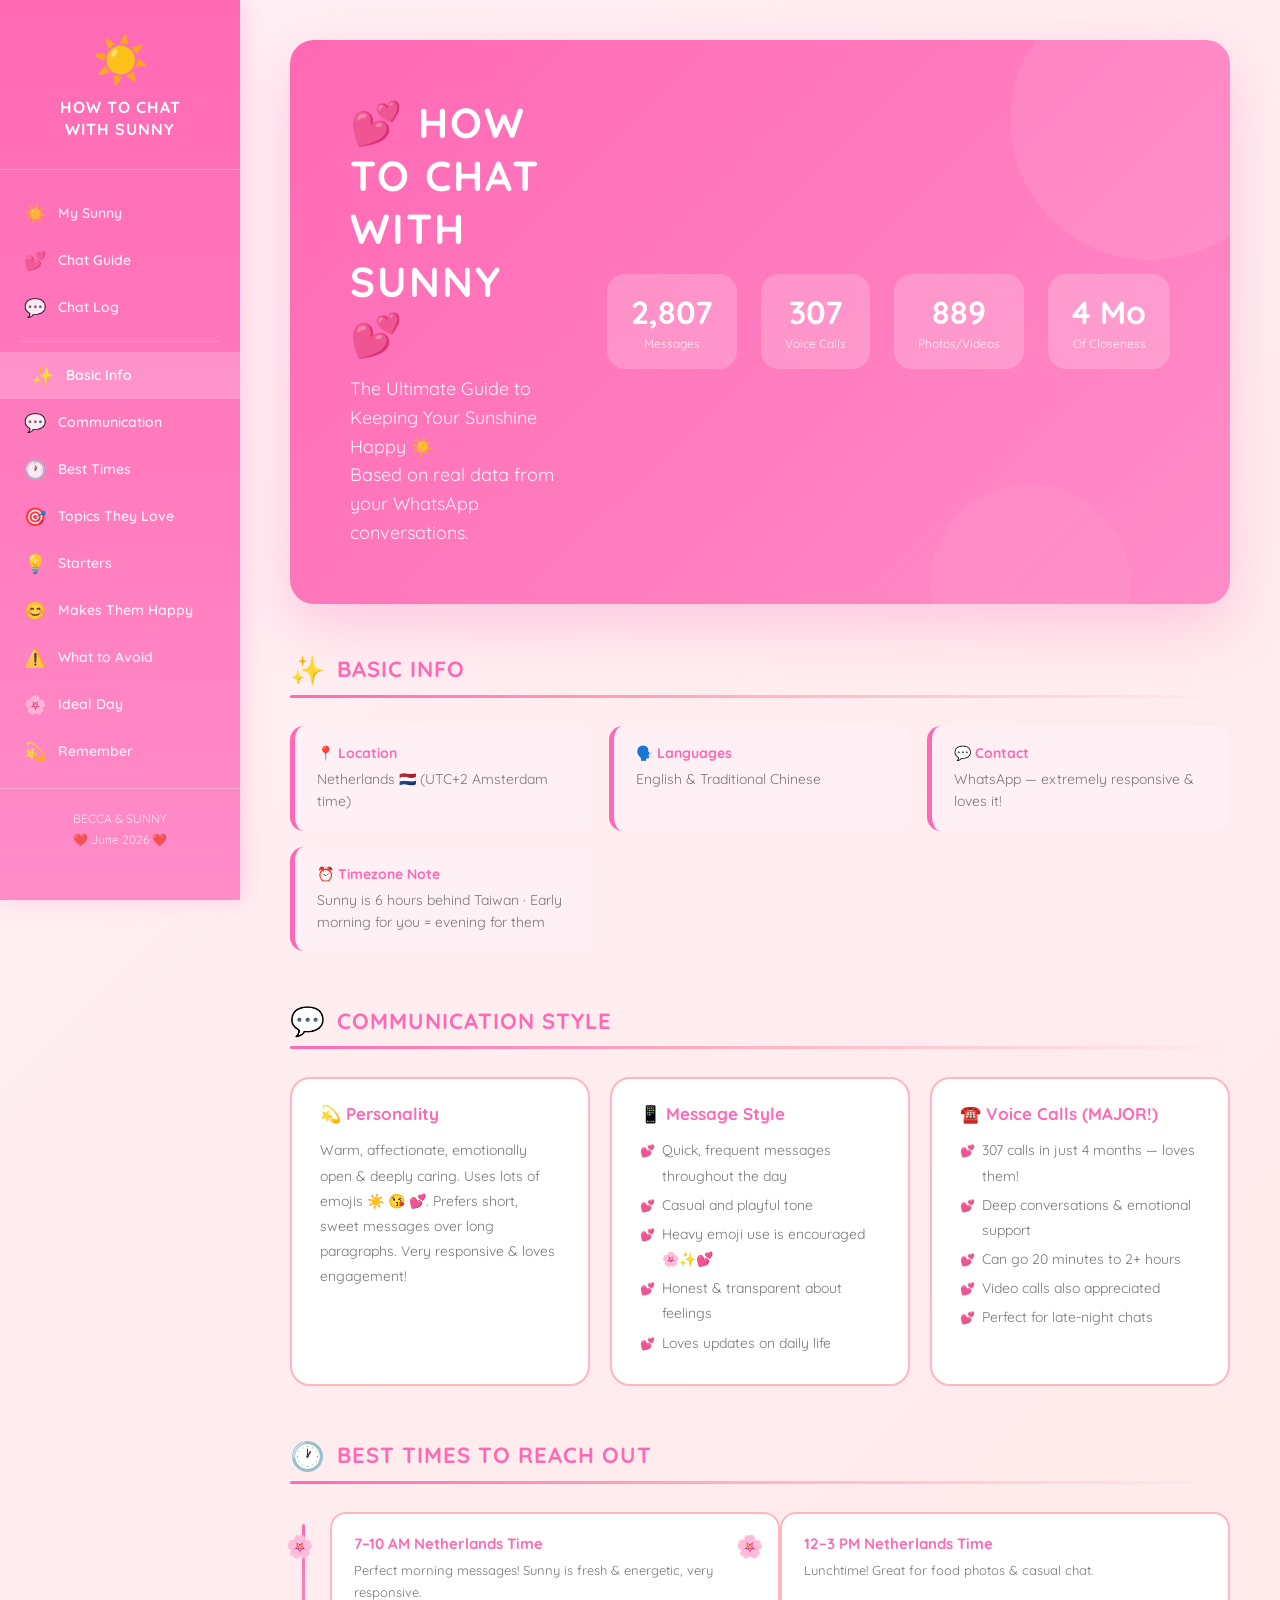
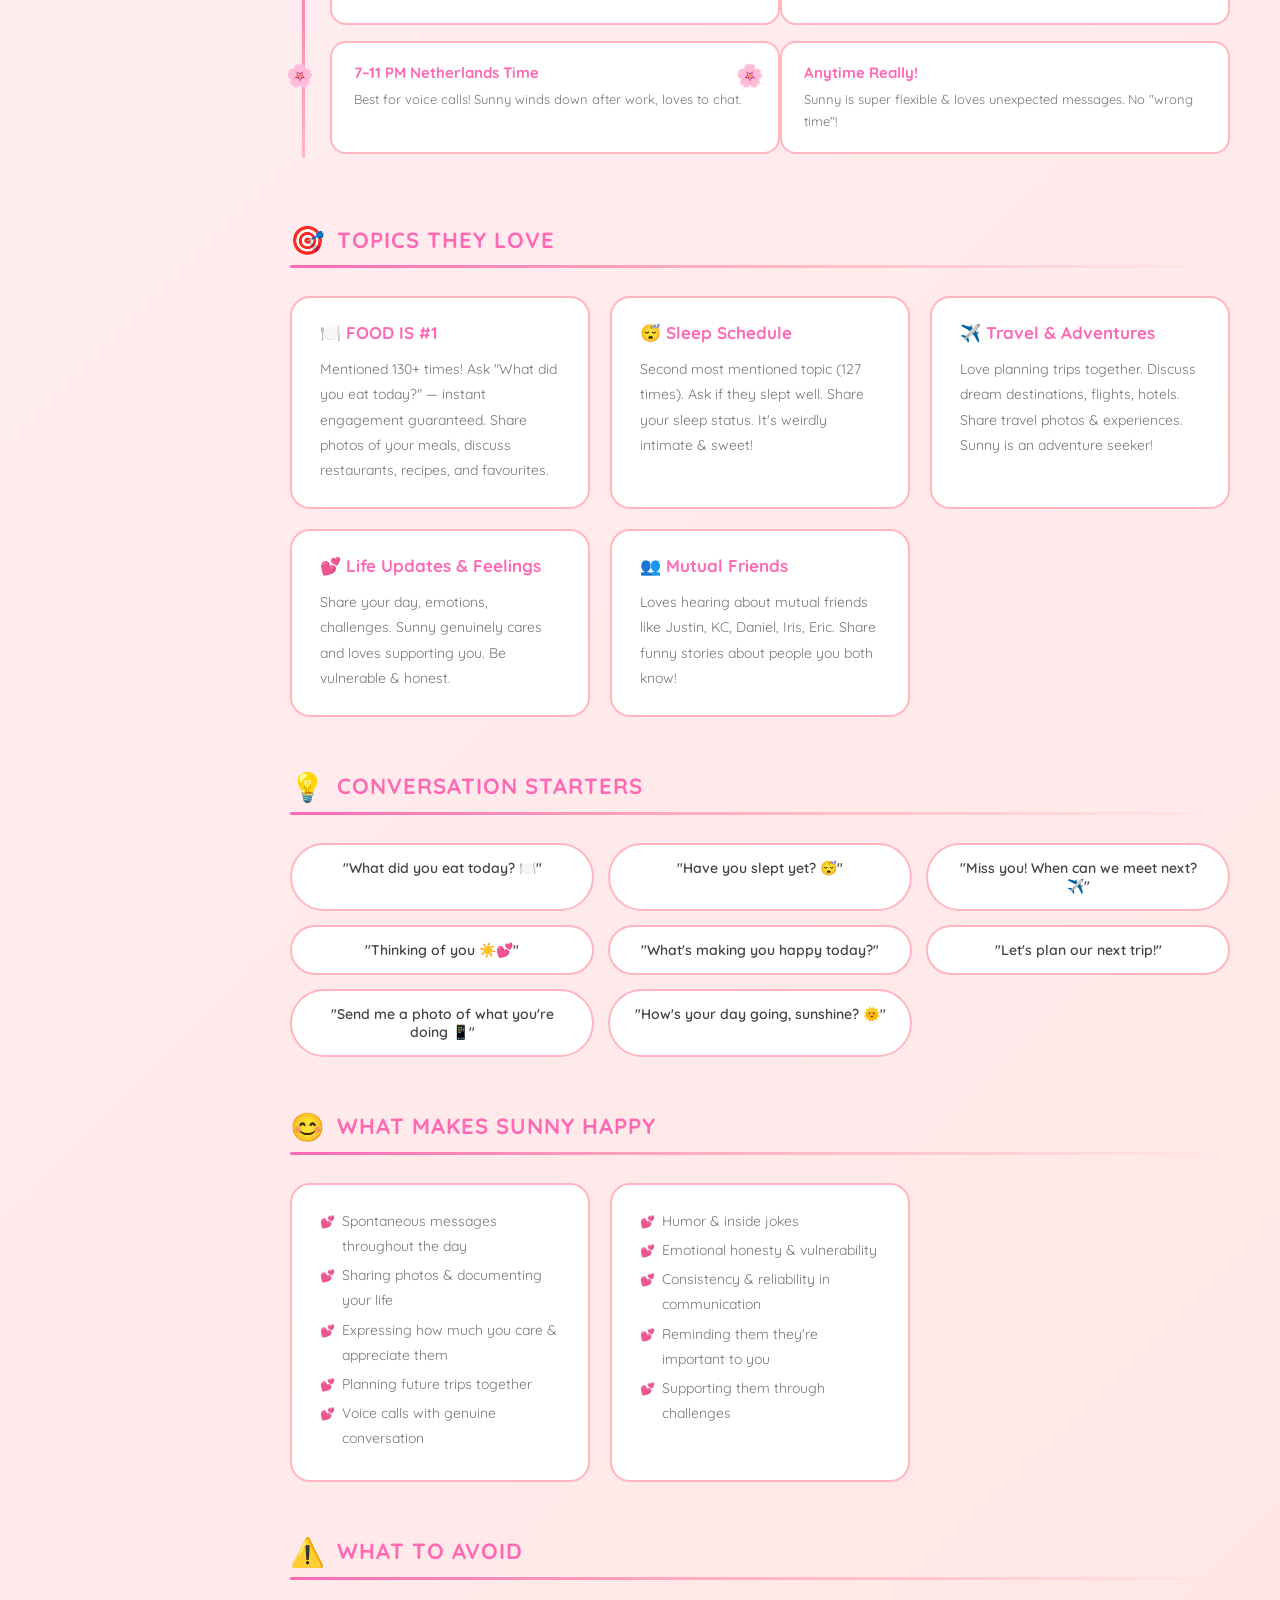
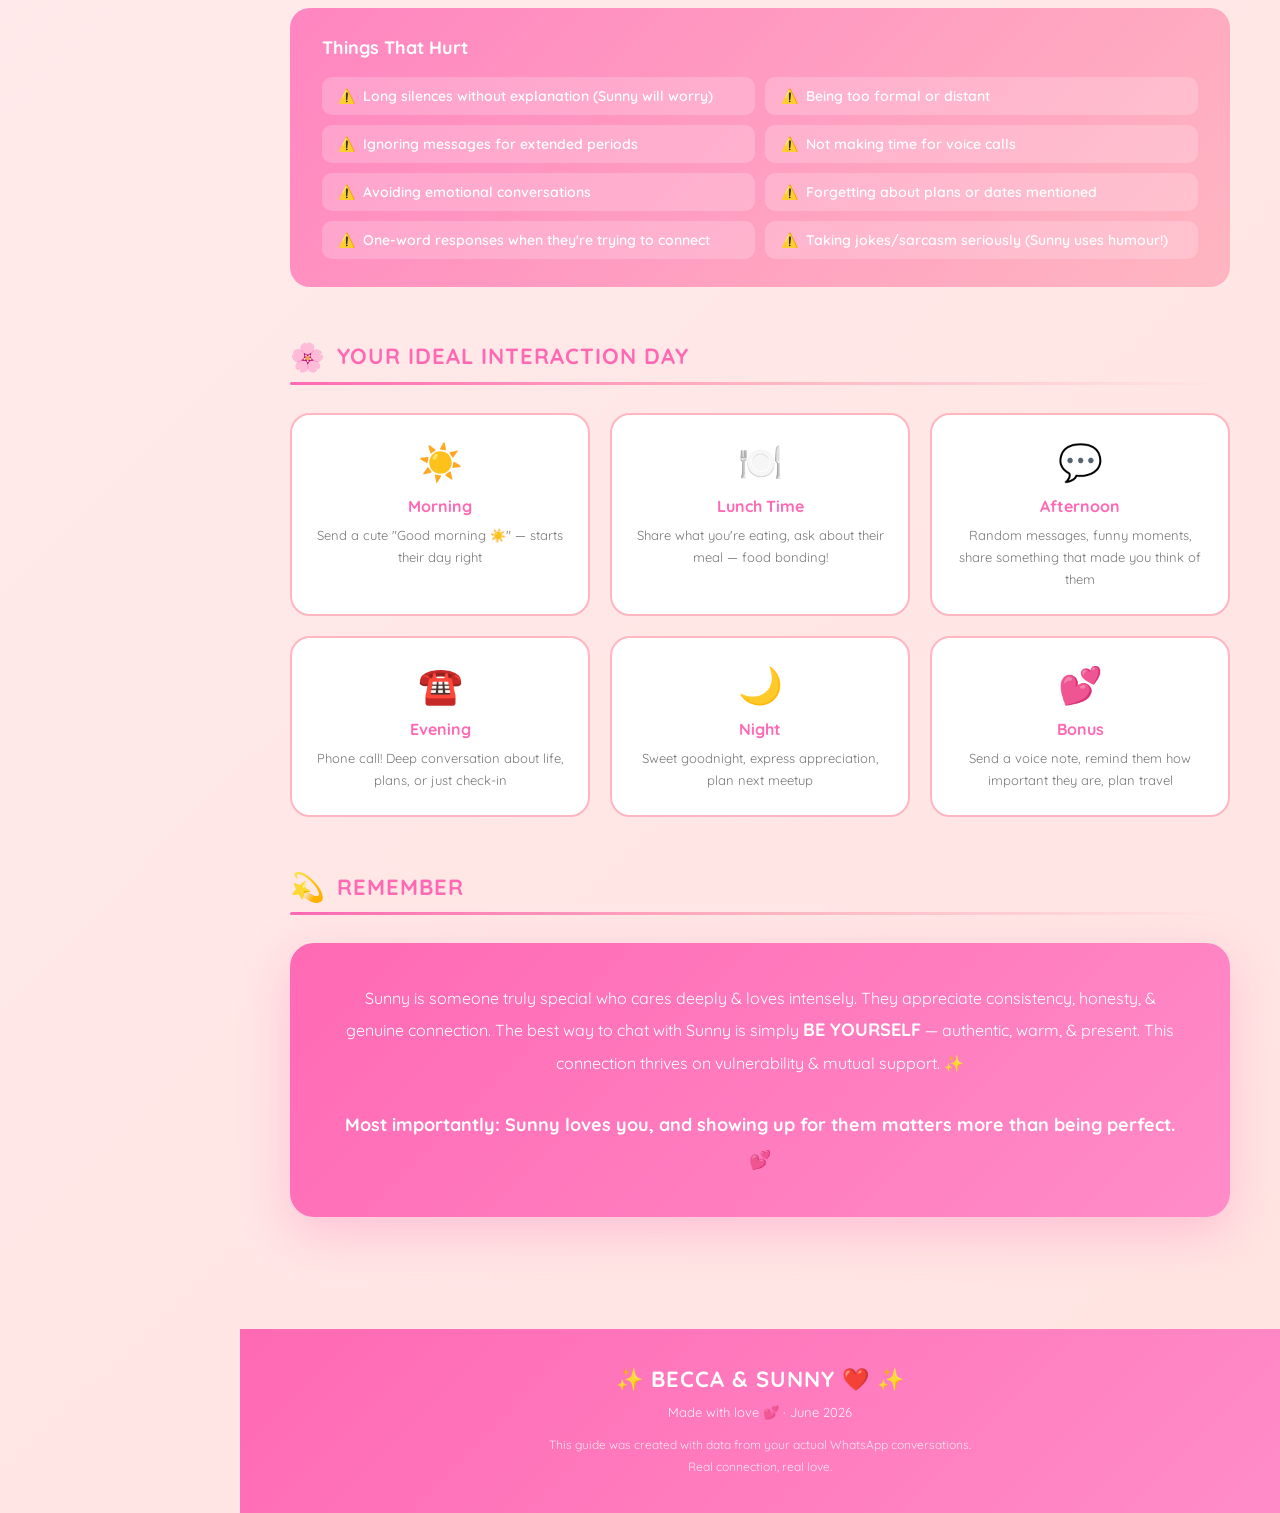
<file: sunny-guide.html>
<!DOCTYPE html>
<html lang="zh-TW">
<head>
    <meta charset="UTF-8">
    <title>How to Chat with Sunny 💕</title>
    <link rel="preconnect" href="https://fonts.googleapis.com">
    <link href="https://fonts.googleapis.com/css2?family=Quicksand:wght@400;600;700&family=Fredoka:wght@400;600;700&display=swap" rel="stylesheet">
    <style>
        *, *::before, *::after { margin: 0; padding: 0; box-sizing: border-box; }

        :root {
            --pink:      #ff69b4;
            --pink-light:#ffb6c1;
            --pink-pale: #fff0f5;
            --pink-dark: #e05599;
            --sidebar-w: 240px;
            --text:      #444;
            --text-light:#777;
        }

        html { scroll-behavior: smooth; }

        body {
            font-family: 'Quicksand', 'Fredoka', sans-serif;
            background: linear-gradient(135deg, #fff0f5 0%, #ffe4e1 100%);
            min-height: 100vh;
            color: var(--text);
        }

        /* ─── LAYOUT ─── */
        .layout {
            display: flex;
            min-height: 100vh;
        }

        /* ─── SIDEBAR ─── */
        .sidebar {
            width: var(--sidebar-w);
            position: fixed;
            top: 0; left: 0;
            height: 100vh;
            background: linear-gradient(180deg, #ff69b4 0%, #ff8cc8 100%);
            display: flex;
            flex-direction: column;
            padding: 30px 0;
            z-index: 100;
            box-shadow: 4px 0 20px rgba(255,105,180,.25);
        }

        .sidebar-logo {
            text-align: center;
            padding: 0 20px 28px;
            border-bottom: 1px solid rgba(255,255,255,.3);
        }

        .sidebar-logo .sun { font-size: 46px; animation: spin 8s linear infinite; display: inline-block; }
        @keyframes spin { to { transform: rotate(360deg); } }

        .sidebar-logo h2 {
            color: white;
            font-size: 16px;
            font-weight: 700;
            margin-top: 8px;
            letter-spacing: 1px;
            line-height: 1.4;
        }

        .sidebar nav { flex: 1; padding: 20px 0; overflow-y: auto; }

        .nav-link {
            display: flex;
            align-items: center;
            gap: 12px;
            padding: 12px 24px;
            color: rgba(255,255,255,.85);
            text-decoration: none;
            font-size: 14px;
            font-weight: 600;
            transition: background .2s, color .2s, padding-left .2s;
        }

        .nav-link:hover,
        .nav-link.active {
            background: rgba(255,255,255,.2);
            color: white;
            padding-left: 32px;
        }

        .nav-link .icon { font-size: 18px; width: 22px; text-align: center; flex-shrink: 0; }

        .sidebar-footer {
            padding: 20px;
            text-align: center;
            border-top: 1px solid rgba(255,255,255,.3);
        }

        .sidebar-footer p { color: rgba(255,255,255,.8); font-size: 12px; line-height: 1.7; }

        /* ─── MAIN ─── */
        .main {
            margin-left: var(--sidebar-w);
            flex: 1;
            padding: 40px 50px 60px;
            max-width: calc(100% - var(--sidebar-w));
        }

        /* ─── HERO ─── */
        .hero {
            background: linear-gradient(135deg, #ff69b4 0%, #ff8cc8 100%);
            border-radius: 24px;
            padding: 56px 60px;
            color: white;
            margin-bottom: 48px;
            display: flex;
            align-items: center;
            justify-content: space-between;
            gap: 40px;
            box-shadow: 0 20px 60px rgba(255,105,180,.3);
            position: relative;
            overflow: hidden;
        }

        .hero::before {
            content: '';
            position: absolute;
            top: -60px; right: -60px;
            width: 280px; height: 280px;
            background: rgba(255,255,255,.08);
            border-radius: 50%;
        }

        .hero::after {
            content: '';
            position: absolute;
            bottom: -80px; right: 100px;
            width: 200px; height: 200px;
            background: rgba(255,255,255,.05);
            border-radius: 50%;
        }

        .hero-text h1 { font-size: 42px; font-weight: 700; letter-spacing: 2px; margin-bottom: 14px; }
        .hero-text p  { font-size: 18px; opacity: .9; line-height: 1.6; }

        .hero-stats {
            display: flex;
            gap: 24px;
            flex-shrink: 0;
        }

        .hero-stat {
            background: rgba(255,255,255,.2);
            border-radius: 18px;
            padding: 18px 24px;
            text-align: center;
            backdrop-filter: blur(6px);
        }

        .hero-stat .num { font-size: 32px; font-weight: 700; }
        .hero-stat .lbl { font-size: 12px; opacity: .85; margin-top: 4px; }

        /* ─── SECTIONS ─── */
        .section { margin-bottom: 52px; scroll-margin-top: 20px; }

        .section-header {
            display: flex;
            align-items: center;
            gap: 12px;
            margin-bottom: 8px;
        }

        .section-header .icon { font-size: 28px; }

        .section-header h2 {
            font-size: 22px;
            font-weight: 700;
            color: var(--pink);
            letter-spacing: 1px;
            text-transform: uppercase;
        }

        .divider {
            height: 3px;
            background: linear-gradient(90deg, var(--pink), var(--pink-light), transparent);
            border-radius: 2px;
            margin-bottom: 28px;
        }

        /* ─── CARDS GRID ─── */
        .card-grid {
            display: grid;
            grid-template-columns: repeat(auto-fill, minmax(300px, 1fr));
            gap: 20px;
        }

        .card-grid-3 {
            grid-template-columns: repeat(3, 1fr);
        }

        .card {
            background: white;
            border: 2px solid var(--pink-light);
            border-radius: 20px;
            padding: 24px 28px;
            transition: transform .25s, box-shadow .25s;
        }

        .card:hover {
            transform: translateY(-6px);
            box-shadow: 0 14px 40px rgba(255,105,180,.18);
        }

        .card-title {
            font-size: 17px;
            font-weight: 700;
            color: var(--pink);
            margin-bottom: 14px;
            display: flex;
            align-items: center;
            gap: 8px;
        }

        .card ul { list-style: none; }

        .card ul li {
            color: var(--text-light);
            font-size: 14px;
            line-height: 1.8;
            padding-left: 22px;
            position: relative;
            margin-bottom: 4px;
        }

        .card ul li::before { content: '💕'; position: absolute; left: 0; font-size: 12px; top: 2px; }

        .card p { color: var(--text-light); font-size: 14px; line-height: 1.8; }

        /* ─── INFO ROW ─── */
        .info-grid {
            display: grid;
            grid-template-columns: repeat(auto-fill, minmax(260px, 1fr));
            gap: 16px;
        }

        .info-box {
            background: var(--pink-pale);
            border-left: 5px solid var(--pink);
            border-radius: 14px;
            padding: 18px 22px;
        }

        .info-box .label { font-weight: 700; color: var(--pink); font-size: 14px; margin-bottom: 6px; }
        .info-box .value { color: var(--text-light); font-size: 14px; line-height: 1.6; }

        /* ─── WARNING BOX ─── */
        .warning-box {
            background: linear-gradient(135deg, #ff85c0 0%, #ffb6c1 100%);
            border-radius: 20px;
            padding: 28px 32px;
        }

        .warning-box h3 { color: white; font-size: 18px; font-weight: 700; margin-bottom: 18px; }

        .warning-grid { display: grid; grid-template-columns: 1fr 1fr; gap: 10px; }

        .warning-item {
            color: white;
            font-size: 14px;
            font-weight: 600;
            padding: 10px 16px;
            background: rgba(255,255,255,.2);
            border-radius: 10px;
            display: flex;
            gap: 8px;
            align-items: flex-start;
        }

        .warning-item::before { content: '⚠️'; flex-shrink: 0; font-size: 14px; }

        /* ─── TIMELINE ─── */
        .timeline {
            display: grid;
            grid-template-columns: 1fr 1fr;
            gap: 0;
            position: relative;
            padding-left: 40px;
        }

        .timeline::before {
            content: '';
            position: absolute;
            left: 12px; top: 12px; bottom: 12px;
            width: 3px;
            background: linear-gradient(180deg, var(--pink), var(--pink-light));
            border-radius: 2px;
        }

        .timeline-item {
            background: white;
            border: 2px solid var(--pink-light);
            border-radius: 16px;
            padding: 20px 22px;
            margin-bottom: 16px;
            position: relative;
            transition: transform .25s, box-shadow .25s;
        }

        .timeline-item:hover {
            transform: translateX(4px);
            box-shadow: 0 8px 24px rgba(255,105,180,.15);
        }

        .timeline-item::before {
            content: '🌸';
            position: absolute;
            left: -46px; top: 18px;
            font-size: 22px;
        }

        .timeline-item .time { font-weight: 700; color: var(--pink); font-size: 15px; margin-bottom: 6px; }
        .timeline-item .desc { color: var(--text-light); font-size: 13px; line-height: 1.7; }

        /* ─── STARTERS ─── */
        .starters-grid {
            display: grid;
            grid-template-columns: repeat(auto-fill, minmax(280px, 1fr));
            gap: 14px;
        }

        .starter-pill {
            background: white;
            border: 2px solid var(--pink-light);
            border-radius: 50px;
            padding: 14px 22px;
            font-size: 14px;
            color: var(--text);
            font-weight: 600;
            transition: all .2s;
            text-align: center;
        }

        .starter-pill:hover {
            background: var(--pink);
            color: white;
            border-color: var(--pink);
            transform: scale(1.03);
        }

        /* ─── IDEAL DAY ─── */
        .ideal-day {
            display: grid;
            grid-template-columns: repeat(3, 1fr);
            gap: 20px;
        }

        .day-block {
            background: white;
            border: 2px solid var(--pink-light);
            border-radius: 20px;
            padding: 24px;
            text-align: center;
            transition: transform .25s, box-shadow .25s;
        }

        .day-block:hover { transform: translateY(-5px); box-shadow: 0 12px 30px rgba(255,105,180,.18); }

        .day-block .emoji { font-size: 36px; margin-bottom: 12px; }
        .day-block .time  { font-size: 16px; font-weight: 700; color: var(--pink); margin-bottom: 8px; }
        .day-block .desc  { font-size: 13px; color: var(--text-light); line-height: 1.7; }

        /* ─── REMEMBER ─── */
        .remember-box {
            background: linear-gradient(135deg, #ff69b4, #ff8cc8);
            border-radius: 24px;
            padding: 40px 48px;
            color: white;
            font-size: 16px;
            line-height: 1.9;
            text-align: center;
            box-shadow: 0 16px 50px rgba(255,105,180,.3);
        }

        .remember-box strong { font-size: 18px; }

        /* ─── FOOTER ─── */
        footer {
            margin-left: var(--sidebar-w);
            background: linear-gradient(135deg, #ff69b4, #ff8cc8);
            text-align: center;
            padding: 36px;
            color: white;
        }

        footer h3 { font-size: 22px; letter-spacing: 1px; margin-bottom: 8px; }
        footer p  { font-size: 13px; opacity: .9; line-height: 1.8; }

        .heart { display: inline-block; animation: beat 1.5s ease-in-out infinite; }
        @keyframes beat { 0%,100%{transform:scale(1)} 50%{transform:scale(1.25)} }
    </style>
</head>
<body>

<div class="layout">

    <!-- ─── SIDEBAR ─── -->
    <aside class="sidebar">
        <div class="sidebar-logo">
            <div class="sun">☀️</div>
            <h2>HOW TO CHAT<br>WITH SUNNY</h2>
        </div>
        <nav>
            <a class="nav-link" href="my-sunny.html">  <span class="icon">☀️</span> My Sunny</a>
            <a class="nav-link active" href="sunny-guide.html"><span class="icon">💕</span> Chat Guide</a>
            <a class="nav-link" href="chat.html">      <span class="icon">💬</span> Chat Log</a>
            <div style="height:1px;background:rgba(255,255,255,.2);margin:10px 20px;"></div>
            <a class="nav-link" href="#basic">      <span class="icon">✨</span> Basic Info</a>
            <a class="nav-link" href="#style">       <span class="icon">💬</span> Communication</a>
            <a class="nav-link" href="#times">       <span class="icon">🕐</span> Best Times</a>
            <a class="nav-link" href="#topics">      <span class="icon">🎯</span> Topics They Love</a>
            <a class="nav-link" href="#starters">    <span class="icon">💡</span> Starters</a>
            <a class="nav-link" href="#happy">       <span class="icon">😊</span> Makes Them Happy</a>
            <a class="nav-link" href="#avoid">       <span class="icon">⚠️</span> What to Avoid</a>
            <a class="nav-link" href="#ideal">       <span class="icon">🌸</span> Ideal Day</a>
            <a class="nav-link" href="#remember">    <span class="icon">💫</span> Remember</a>
        </nav>
        <div class="sidebar-footer">
            <p>BECCA &amp; SUNNY<br><span class="heart">❤️</span> June 2026 <span class="heart">❤️</span></p>
        </div>
    </aside>

    <!-- ─── MAIN ─── -->
    <main class="main">

        <!-- HERO -->
        <div class="hero">
            <div class="hero-text">
                <h1>💕 HOW TO CHAT WITH SUNNY 💕</h1>
                <p>The Ultimate Guide to Keeping Your Sunshine Happy ☀️<br>Based on real data from your WhatsApp conversations.</p>
            </div>
            <div class="hero-stats">
                <div class="hero-stat"><div class="num">2,807</div><div class="lbl">Messages</div></div>
                <div class="hero-stat"><div class="num">307</div><div class="lbl">Voice Calls</div></div>
                <div class="hero-stat"><div class="num">889</div><div class="lbl">Photos/Videos</div></div>
                <div class="hero-stat"><div class="num">4 Mo</div><div class="lbl">Of Closeness</div></div>
            </div>
        </div>

        <!-- BASIC INFO -->
        <section class="section" id="basic">
            <div class="section-header">
                <span class="icon">✨</span>
                <h2>Basic Info</h2>
            </div>
            <div class="divider"></div>
            <div class="info-grid">
                <div class="info-box">
                    <div class="label">📍 Location</div>
                    <div class="value">Netherlands 🇳🇱 (UTC+2 Amsterdam time)</div>
                </div>
                <div class="info-box">
                    <div class="label">🗣️ Languages</div>
                    <div class="value">English &amp; Traditional Chinese</div>
                </div>
                <div class="info-box">
                    <div class="label">💬 Contact</div>
                    <div class="value">WhatsApp — extremely responsive &amp; loves it!</div>
                </div>
                <div class="info-box">
                    <div class="label">⏰ Timezone Note</div>
                    <div class="value">Sunny is 6 hours behind Taiwan · Early morning for you = evening for them</div>
                </div>
            </div>
        </section>

        <!-- COMMUNICATION STYLE -->
        <section class="section" id="style">
            <div class="section-header">
                <span class="icon">💬</span>
                <h2>Communication Style</h2>
            </div>
            <div class="divider"></div>
            <div class="card-grid card-grid-3">
                <div class="card">
                    <div class="card-title">💫 Personality</div>
                    <p>Warm, affectionate, emotionally open &amp; deeply caring. Uses lots of emojis ☀️ 😘 💕. Prefers short, sweet messages over long paragraphs. Very responsive &amp; loves engagement!</p>
                </div>
                <div class="card">
                    <div class="card-title">📱 Message Style</div>
                    <ul>
                        <li>Quick, frequent messages throughout the day</li>
                        <li>Casual and playful tone</li>
                        <li>Heavy emoji use is encouraged 🌸✨💕</li>
                        <li>Honest &amp; transparent about feelings</li>
                        <li>Loves updates on daily life</li>
                    </ul>
                </div>
                <div class="card">
                    <div class="card-title">☎️ Voice Calls (MAJOR!)</div>
                    <ul>
                        <li>307 calls in just 4 months — loves them!</li>
                        <li>Deep conversations &amp; emotional support</li>
                        <li>Can go 20 minutes to 2+ hours</li>
                        <li>Video calls also appreciated</li>
                        <li>Perfect for late-night chats</li>
                    </ul>
                </div>
            </div>
        </section>

        <!-- BEST TIMES -->
        <section class="section" id="times">
            <div class="section-header">
                <span class="icon">🕐</span>
                <h2>Best Times to Reach Out</h2>
            </div>
            <div class="divider"></div>
            <div class="timeline">
                <div class="timeline-item">
                    <div class="time">7–10 AM Netherlands Time</div>
                    <div class="desc">Perfect morning messages! Sunny is fresh &amp; energetic, very responsive.</div>
                </div>
                <div class="timeline-item">
                    <div class="time">12–3 PM Netherlands Time</div>
                    <div class="desc">Lunchtime! Great for food photos &amp; casual chat.</div>
                </div>
                <div class="timeline-item">
                    <div class="time">7–11 PM Netherlands Time</div>
                    <div class="desc">Best for voice calls! Sunny winds down after work, loves to chat.</div>
                </div>
                <div class="timeline-item">
                    <div class="time">Anytime Really!</div>
                    <div class="desc">Sunny is super flexible &amp; loves unexpected messages. No "wrong time"!</div>
                </div>
            </div>
        </section>

        <!-- TOPICS -->
        <section class="section" id="topics">
            <div class="section-header">
                <span class="icon">🎯</span>
                <h2>Topics They Love</h2>
            </div>
            <div class="divider"></div>
            <div class="card-grid">
                <div class="card">
                    <div class="card-title">🍽️ FOOD IS #1</div>
                    <p>Mentioned 130+ times! Ask "What did you eat today?" — instant engagement guaranteed. Share photos of your meals, discuss restaurants, recipes, and favourites.</p>
                </div>
                <div class="card">
                    <div class="card-title">😴 Sleep Schedule</div>
                    <p>Second most mentioned topic (127 times). Ask if they slept well. Share your sleep status. It's weirdly intimate &amp; sweet!</p>
                </div>
                <div class="card">
                    <div class="card-title">✈️ Travel &amp; Adventures</div>
                    <p>Love planning trips together. Discuss dream destinations, flights, hotels. Share travel photos &amp; experiences. Sunny is an adventure seeker!</p>
                </div>
                <div class="card">
                    <div class="card-title">💕 Life Updates &amp; Feelings</div>
                    <p>Share your day, emotions, challenges. Sunny genuinely cares and loves supporting you. Be vulnerable &amp; honest.</p>
                </div>
                <div class="card">
                    <div class="card-title">👥 Mutual Friends</div>
                    <p>Loves hearing about mutual friends like Justin, KC, Daniel, Iris, Eric. Share funny stories about people you both know!</p>
                </div>
            </div>
        </section>

        <!-- STARTERS -->
        <section class="section" id="starters">
            <div class="section-header">
                <span class="icon">💡</span>
                <h2>Conversation Starters</h2>
            </div>
            <div class="divider"></div>
            <div class="starters-grid">
                <div class="starter-pill">"What did you eat today? 🍽️"</div>
                <div class="starter-pill">"Have you slept yet? 😴"</div>
                <div class="starter-pill">"Miss you! When can we meet next? ✈️"</div>
                <div class="starter-pill">"Thinking of you ☀️💕"</div>
                <div class="starter-pill">"What's making you happy today?"</div>
                <div class="starter-pill">"Let's plan our next trip!"</div>
                <div class="starter-pill">"Send me a photo of what you're doing 📱"</div>
                <div class="starter-pill">"How's your day going, sunshine? 🌞"</div>
            </div>
        </section>

        <!-- WHAT MAKES THEM HAPPY -->
        <section class="section" id="happy">
            <div class="section-header">
                <span class="icon">😊</span>
                <h2>What Makes Sunny Happy</h2>
            </div>
            <div class="divider"></div>
            <div class="card-grid">
                <div class="card">
                    <ul>
                        <li>Spontaneous messages throughout the day</li>
                        <li>Sharing photos &amp; documenting your life</li>
                        <li>Expressing how much you care &amp; appreciate them</li>
                        <li>Planning future trips together</li>
                        <li>Voice calls with genuine conversation</li>
                    </ul>
                </div>
                <div class="card">
                    <ul>
                        <li>Humor &amp; inside jokes</li>
                        <li>Emotional honesty &amp; vulnerability</li>
                        <li>Consistency &amp; reliability in communication</li>
                        <li>Reminding them they're important to you</li>
                        <li>Supporting them through challenges</li>
                    </ul>
                </div>
            </div>
        </section>

        <!-- WHAT TO AVOID -->
        <section class="section" id="avoid">
            <div class="section-header">
                <span class="icon">⚠️</span>
                <h2>What to Avoid</h2>
            </div>
            <div class="divider"></div>
            <div class="warning-box">
                <h3>Things That Hurt</h3>
                <div class="warning-grid">
                    <div class="warning-item">Long silences without explanation (Sunny will worry)</div>
                    <div class="warning-item">Being too formal or distant</div>
                    <div class="warning-item">Ignoring messages for extended periods</div>
                    <div class="warning-item">Not making time for voice calls</div>
                    <div class="warning-item">Avoiding emotional conversations</div>
                    <div class="warning-item">Forgetting about plans or dates mentioned</div>
                    <div class="warning-item">One-word responses when they're trying to connect</div>
                    <div class="warning-item">Taking jokes/sarcasm seriously (Sunny uses humour!)</div>
                </div>
            </div>
        </section>

        <!-- IDEAL DAY -->
        <section class="section" id="ideal">
            <div class="section-header">
                <span class="icon">🌸</span>
                <h2>Your Ideal Interaction Day</h2>
            </div>
            <div class="divider"></div>
            <div class="ideal-day">
                <div class="day-block">
                    <div class="emoji">☀️</div>
                    <div class="time">Morning</div>
                    <div class="desc">Send a cute "Good morning ☀️" — starts their day right</div>
                </div>
                <div class="day-block">
                    <div class="emoji">🍽️</div>
                    <div class="time">Lunch Time</div>
                    <div class="desc">Share what you're eating, ask about their meal — food bonding!</div>
                </div>
                <div class="day-block">
                    <div class="emoji">💬</div>
                    <div class="time">Afternoon</div>
                    <div class="desc">Random messages, funny moments, share something that made you think of them</div>
                </div>
                <div class="day-block">
                    <div class="emoji">☎️</div>
                    <div class="time">Evening</div>
                    <div class="desc">Phone call! Deep conversation about life, plans, or just check-in</div>
                </div>
                <div class="day-block">
                    <div class="emoji">🌙</div>
                    <div class="time">Night</div>
                    <div class="desc">Sweet goodnight, express appreciation, plan next meetup</div>
                </div>
                <div class="day-block">
                    <div class="emoji">💕</div>
                    <div class="time">Bonus</div>
                    <div class="desc">Send a voice note, remind them how important they are, plan travel</div>
                </div>
            </div>
        </section>

        <!-- REMEMBER -->
        <section class="section" id="remember">
            <div class="section-header">
                <span class="icon">💫</span>
                <h2>Remember</h2>
            </div>
            <div class="divider"></div>
            <div class="remember-box">
                Sunny is someone truly special who cares deeply &amp; loves intensely. They appreciate consistency, honesty, &amp; genuine connection. The best way to chat with Sunny is simply <strong>BE YOURSELF</strong> — authentic, warm, &amp; present. This connection thrives on vulnerability &amp; mutual support. ✨
                <br><br>
                <strong>Most importantly: Sunny loves you, and showing up for them matters more than being perfect. 💕</strong>
            </div>
        </section>

    </main>
</div>

<!-- FOOTER -->
<footer>
    <h3>✨ BECCA &amp; SUNNY <span class="heart">❤️</span> ✨</h3>
    <p>Made with love 💕 · June 2026</p>
    <p style="margin-top:10px;font-size:12px;opacity:.8;">
        This guide was created with data from your actual WhatsApp conversations.<br>
        Real connection, real love.
    </p>
</footer>

<script>
    // Highlight active nav link on scroll
    const sections = document.querySelectorAll('.section');
    const navLinks = document.querySelectorAll('.nav-link');

    const observer = new IntersectionObserver(entries => {
        entries.forEach(entry => {
            if (entry.isIntersecting) {
                navLinks.forEach(l => l.classList.remove('active'));
                const link = document.querySelector(`.nav-link[href="#${entry.target.id}"]`);
                if (link) link.classList.add('active');
            }
        });
    }, { threshold: 0.4 });

    sections.forEach(s => observer.observe(s));
</script>

</body>
</html>
</file>
<file: style.css>
/* ===== 基礎重置 ===== */
*, *::before, *::after { box-sizing: border-box; margin: 0; padding: 0; }

:root {
  --pink-light: #fce4ec;
  --pink-mid:   #f48fb1;
  --pink-dark:  #c2185b;
  --pink-deep:  #880e4f;
  --cream:      #fff9f0;
  --gold:       #f9a825;
  --green:      #81c784;
  --red:        #e57373;
  --shadow:     0 4px 20px rgba(194,24,91,0.15);
  --radius:     18px;
}

body {
  font-family: 'Helvetica Neue', 'Noto Sans TC', sans-serif;
  background: linear-gradient(135deg, #fce4ec 0%, #f8bbd0 40%, #e1bee7 100%);
  min-height: 100vh;
  color: #4a004a;
  padding: 16px;
  animation: camera-wobble 5s ease-in-out infinite;
  transform-origin: center center;
}

/* ===== 標題 ===== */
header {
  text-align: center;
  margin-bottom: 20px;
}
header h1 {
  font-size: clamp(1.6rem, 5vw, 2.4rem);
  color: var(--pink-deep);
  text-shadow: 2px 2px 0 #fff, 0 0 20px rgba(194,24,91,0.3);
  letter-spacing: 2px;
}
.subtitle {
  font-size: 0.95rem;
  color: var(--pink-dark);
  margin-top: 4px;
  letter-spacing: 3px;
}

/* ===== 遊戲容器 ===== */
#game-container {
  max-width: 860px;
  margin: 0 auto;
  display: flex;
  flex-direction: column;
  gap: 16px;
  filter: sepia(0.06) brightness(1.02) contrast(1.03) saturate(1.08);
}

/* ===== 對手區域 ===== */
#opponents {
  display: flex;
  justify-content: center;
  gap: 16px;
  flex-wrap: wrap;
}

.opponent-card {
  background: white;
  border: 3px solid var(--pink-mid);
  border-radius: var(--radius);
  padding: 14px 18px;
  text-align: center;
  box-shadow: var(--shadow);
  min-width: 130px;
  transition: transform 0.2s, border-color 0.3s;
  position: relative;
}
.opponent-card.active-turn {
  border-color: var(--gold);
  box-shadow: 0 0 0 3px var(--gold), var(--shadow);
  transform: translateY(-4px);
}
.opponent-card.folded { opacity: 0.4; }

.opponent-hand {
  display: flex;
  gap: 6px;
  justify-content: center;
  margin-top: 8px;
}

.bet-display {
  font-size: 0.75rem;
  color: var(--pink-dark);
  font-weight: bold;
  min-height: 18px;
  margin-top: 4px;
}

/* ===== 公共牌 ===== */
#board-area {
  background: rgba(255,255,255,0.7);
  border-radius: var(--radius);
  padding: 18px;
  text-align: center;
  box-shadow: var(--shadow);
  border: 2px dashed var(--pink-mid);
}

#pot-display {
  font-size: 1rem;
  color: var(--pink-deep);
  font-weight: bold;
  margin-bottom: 12px;
}

#community-cards {
  display: flex;
  justify-content: center;
  gap: 10px;
  flex-wrap: wrap;
}

#game-message {
  margin-top: 14px;
  font-size: 0.95rem;
  color: var(--pink-dark);
  font-weight: 600;
  min-height: 24px;
}

/* ===== 玩家區域 ===== */
#player-area {
  background: white;
  border: 3px solid var(--pink-dark);
  border-radius: var(--radius);
  padding: 18px;
  display: flex;
  align-items: center;
  gap: 20px;
  box-shadow: var(--shadow);
  flex-wrap: wrap;
}

#player-info {
  display: flex;
  align-items: center;
  gap: 12px;
}

#player-hand {
  display: flex;
  gap: 10px;
  flex: 1;
  justify-content: center;
}

/* ===== 卡牌 ===== */
.card {
  width: 64px;
  height: 90px;
  border-radius: 10px;
  display: flex;
  align-items: center;
  justify-content: center;
  font-size: 0.75rem;
  font-weight: bold;
  text-align: center;
  line-height: 1.3;
  box-shadow: 2px 3px 8px rgba(0,0,0,0.15);
  transition: transform 0.3s;
  user-select: none;
  white-space: pre-line;
}
.card:hover { transform: translateY(-4px); }

.card.back {
  background: linear-gradient(135deg, #f48fb1, #ce93d8);
  color: white;
  font-size: 1.4rem;
}

.card.placeholder {
  background: rgba(255,255,255,0.4);
  border: 2px dashed var(--pink-mid);
  color: var(--pink-mid);
  font-size: 1.2rem;
}

.card.red-card {
  background: white;
  color: #c62828;
  border: 2px solid #ffcdd2;
}
.card.black-card {
  background: white;
  color: #212121;
  border: 2px solid #e0e0e0;
}
.card.highlight {
  box-shadow: 0 0 0 3px var(--gold), 2px 3px 8px rgba(0,0,0,0.15);
  transform: translateY(-6px);
}

/* ===== 角色頭像 ===== */
.avatar {
  font-size: 2.2rem;
  line-height: 1;
}
.name {
  font-weight: 700;
  font-size: 0.95rem;
  color: var(--pink-deep);
}
.chips {
  font-size: 0.82rem;
  color: #6a1b9a;
  margin-top: 2px;
}

/* ===== 操作按鈕 ===== */
#action-area {
  display: flex;
  justify-content: center;
  align-items: center;
  gap: 10px;
  flex-wrap: wrap;
  background: rgba(255,255,255,0.5);
  border-radius: var(--radius);
  padding: 16px;
}

.btn {
  padding: 10px 22px;
  border: none;
  border-radius: 30px;
  font-size: 0.9rem;
  font-weight: 700;
  cursor: pointer;
  transition: transform 0.15s, box-shadow 0.15s, opacity 0.15s;
  letter-spacing: 1px;
}
.btn:hover:not(:disabled) { transform: translateY(-2px); box-shadow: 0 4px 12px rgba(0,0,0,0.2); }
.btn:active:not(:disabled) { transform: scale(0.97); }
.btn:disabled { opacity: 0.4; cursor: not-allowed; }

.btn-primary  { background: linear-gradient(135deg, #f48fb1, #ce93d8); color: white; }
.btn-secondary{ background: white; color: var(--pink-dark); border: 2px solid var(--pink-mid); }
.btn-accent   { background: linear-gradient(135deg, #f9a825, #fb8c00); color: white; }
.btn-danger   { background: linear-gradient(135deg, #ef9a9a, #e57373); color: white; }

#raise-area {
  display: flex;
  align-items: center;
  gap: 8px;
}
#raise-slider {
  -webkit-appearance: none;
  width: 120px;
  height: 6px;
  border-radius: 3px;
  background: var(--pink-mid);
  outline: none;
  cursor: pointer;
}
#raise-slider:disabled { opacity: 0.4; cursor: not-allowed; }
#raise-amount {
  min-width: 36px;
  font-weight: bold;
  color: var(--pink-deep);
  font-size: 0.9rem;
}

/* ===== 彈窗 ===== */
.modal {
  position: fixed;
  inset: 0;
  background: rgba(136,14,79,0.4);
  backdrop-filter: blur(4px);
  display: flex;
  align-items: center;
  justify-content: center;
  z-index: 100;
}
.modal.hidden { display: none; }

.modal-content {
  background: var(--cream);
  border: 4px solid var(--pink-mid);
  border-radius: 24px;
  padding: 36px 40px;
  text-align: center;
  max-width: 480px;
  width: 90%;
  box-shadow: 0 8px 40px rgba(136,14,79,0.25);
  animation: pop-in 0.3s cubic-bezier(0.34,1.56,0.64,1);
}

@keyframes pop-in {
  from { transform: scale(0.7); opacity: 0; }
  to   { transform: scale(1);   opacity: 1; }
}

#result-emoji { font-size: 3rem; margin-bottom: 8px; }
#result-title { font-size: 1.6rem; color: var(--pink-deep); margin-bottom: 8px; }
#result-desc  { font-size: 1rem; color: #6a1b9a; margin-bottom: 16px; }

#showdown-hands {
  display: flex;
  flex-direction: column;
  gap: 10px;
  margin-bottom: 20px;
  text-align: left;
}
.showdown-row {
  background: var(--pink-light);
  border-radius: 10px;
  padding: 8px 12px;
  font-size: 0.88rem;
  color: var(--pink-deep);
}
.showdown-row strong { color: var(--pink-dark); }
.showdown-row.winner { background: #fff9c4; border: 2px solid var(--gold); }

/* ===== 動畫 ===== */
@keyframes deal-in {
  from { transform: translateY(-60px) rotate(-10deg); opacity: 0; }
  to   { transform: translateY(0) rotate(0deg); opacity: 1; }
}
.card.dealt { animation: deal-in 0.4s cubic-bezier(0.34,1.3,0.64,1) both; }

/* ===== 響應式 ===== */
@media (max-width: 600px) {
  .card { width: 52px; height: 74px; font-size: 0.65rem; }
  .opponent-card { min-width: 100px; padding: 10px 12px; }
  #action-area { gap: 8px; }
  .btn { padding: 8px 14px; font-size: 0.82rem; }
}

/* ===== 實境秀攝影效果 Reality Show Camera & Lighting ===== */

/* Handheld camera idle wobble */
@keyframes camera-wobble {
  0%   { transform: translate(0, 0) rotate(0deg); }
  20%  { transform: translate(0.4px, 0.6px) rotate(0.04deg); }
  40%  { transform: translate(-0.5px, 0.3px) rotate(-0.05deg); }
  60%  { transform: translate(0.6px, -0.4px) rotate(0.03deg); }
  80%  { transform: translate(-0.3px, -0.5px) rotate(-0.03deg); }
  100% { transform: translate(0, 0) rotate(0deg); }
}

/* Dramatic camera shake */
@keyframes camera-shake {
  0%   { transform: translate(0, 0) rotate(0deg); }
  12%  { transform: translate(-3px, 1px) rotate(-0.4deg); }
  24%  { transform: translate(3px, -2px) rotate(0.3deg); }
  36%  { transform: translate(-2px, 3px) rotate(0.2deg); }
  48%  { transform: translate(4px, 1px) rotate(-0.3deg); }
  60%  { transform: translate(-2px, -2px) rotate(0.4deg); }
  72%  { transform: translate(2px, 2px) rotate(-0.2deg); }
  84%  { transform: translate(-1px, -1px) rotate(0.1deg); }
  100% { transform: translate(0, 0) rotate(0deg); }
}

#game-container.camera-shake {
  animation: camera-shake 0.5s cubic-bezier(0.36, 0.07, 0.19, 0.97) both;
}

/* Cinematic vignette */
body::before {
  content: '';
  position: fixed;
  inset: 0;
  pointer-events: none;
  z-index: 9998;
  background: radial-gradient(ellipse at 50% 50%, transparent 52%, rgba(8,0,8,0.44) 100%);
}

/* Film grain */
body::after {
  content: '';
  position: fixed;
  inset: 0;
  pointer-events: none;
  z-index: 9999;
  opacity: 0.04;
  background-image: url("data:image/svg+xml,%3Csvg xmlns='http://www.w3.org/2000/svg' width='512' height='512'%3E%3Cfilter id='n'%3E%3CfeTurbulence type='fractalNoise' baseFrequency='0.85' numOctaves='4' stitchTiles='stitch'/%3E%3C/filter%3E%3Crect width='512' height='512' filter='url(%23n)'/%3E%3C/svg%3E");
  background-size: 180px 180px;
  animation: grain-drift 0.12s steps(1) infinite;
}

@keyframes grain-drift {
  0%   { background-position: 0 0; }
  10%  { background-position: -8% -12%; }
  20%  { background-position: -18% 6%; }
  30%  { background-position: 9% -28%; }
  40%  { background-position: -6% 27%; }
  50%  { background-position: -18% 12%; }
  60%  { background-position: 18% -2%; }
  70%  { background-position: 2% 18%; }
  80%  { background-position: 4% 38%; }
  90%  { background-position: -12% 12%; }
  100% { background-position: 11% 6%; }
}

/* Spotlight overlay */
#spotlight-overlay {
  position: fixed;
  inset: 0;
  pointer-events: none;
  z-index: 9997;
  opacity: 0;
  transition: opacity 0.5s ease;
}
#spotlight-overlay.active { opacity: 1; }

/* Camera flash */
#flash-overlay {
  position: fixed;
  inset: 0;
  background: rgba(255, 255, 255, 0.92);
  pointer-events: none;
  z-index: 10000;
  opacity: 0;
}

@keyframes camera-flash {
  0%   { opacity: 0.85; }
  100% { opacity: 0; }
}
#flash-overlay.flash {
  animation: camera-flash 0.35s ease-out forwards;
}

/* Character reaction speech bubbles */
@keyframes bubble-pop {
  0%   { transform: translateX(-50%) scale(0.5) translateY(6px); opacity: 0; }
  25%  { transform: translateX(-50%) scale(1.1) translateY(-3px); opacity: 1; }
  75%  { transform: translateX(-50%) scale(1) translateY(0); opacity: 1; }
  100% { transform: translateX(-50%) scale(0.9) translateY(-4px); opacity: 0; }
}

.reaction-bubble {
  position: absolute;
  top: -36px;
  left: 50%;
  transform: translateX(-50%);
  background: white;
  border: 2px solid var(--pink-mid);
  border-radius: 12px;
  padding: 3px 10px;
  font-size: 0.82rem;
  font-weight: bold;
  color: var(--pink-deep);
  pointer-events: none;
  z-index: 200;
  animation: bubble-pop 2.1s ease-in-out forwards;
  white-space: nowrap;
  box-shadow: 0 2px 8px rgba(194,24,91,0.2);
}
.reaction-bubble::after {
  content: '';
  position: absolute;
  bottom: -8px;
  left: 50%;
  transform: translateX(-50%);
  border: 4px solid transparent;
  border-top-color: var(--pink-mid);
}
</file>
